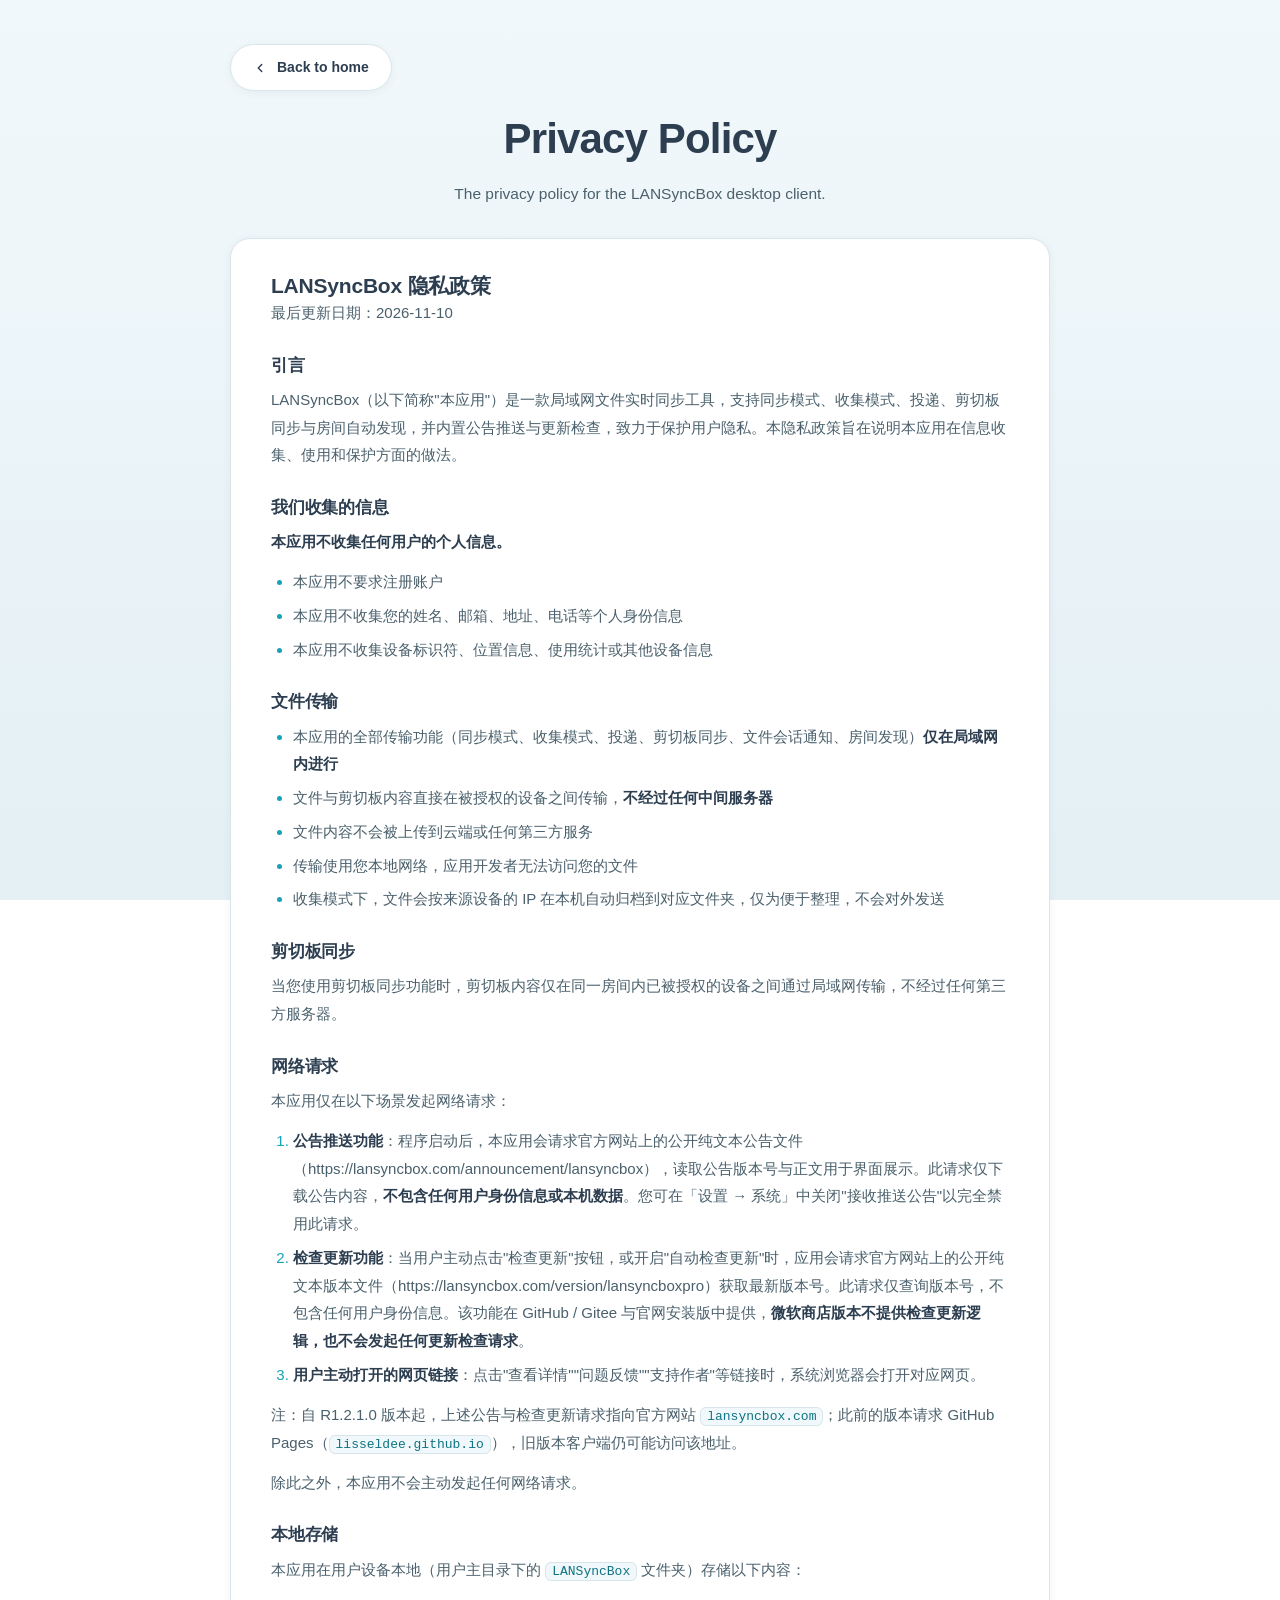
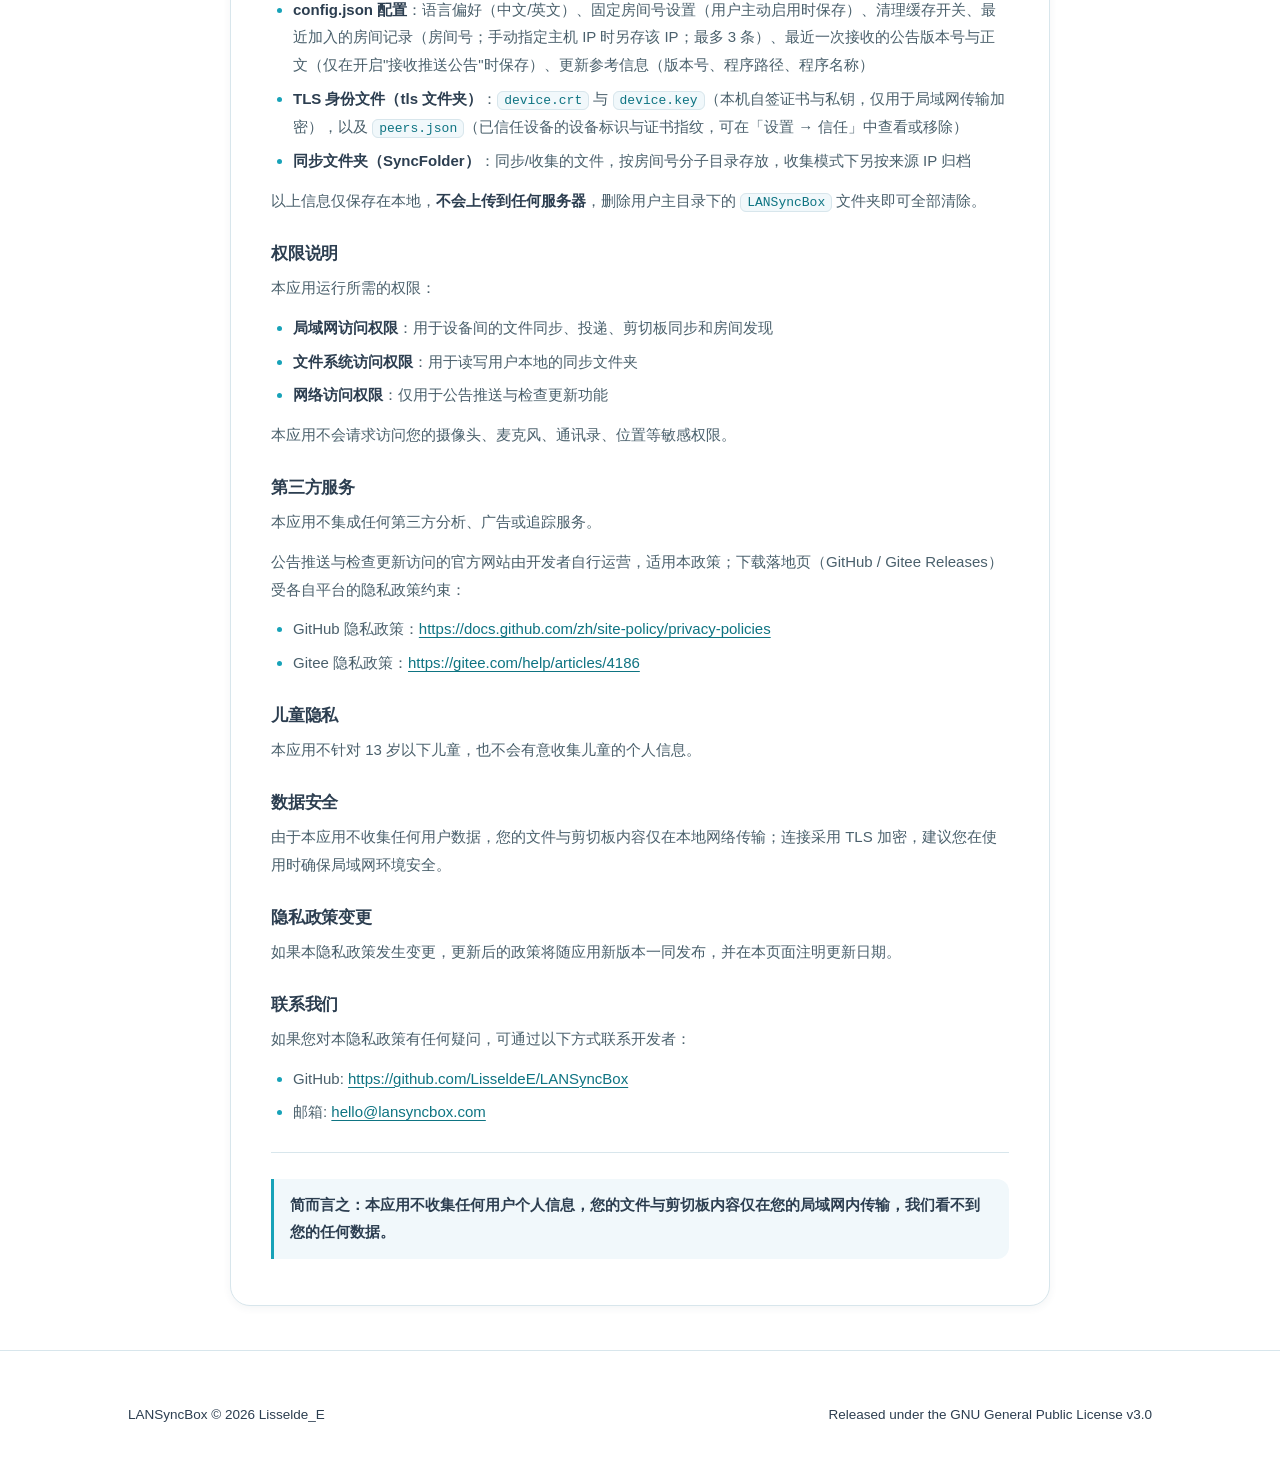
<file: privacy.html>
<!DOCTYPE html>
<html lang="zh-CN">
<head>
    <meta charset="UTF-8">
    <meta name="viewport" content="width=device-width, initial-scale=1.0">
    <title>隐私政策 · LANSyncBox</title>
    <meta name="description" content="LANSyncBox 隐私政策。">
    <meta name="robots" content="noindex">
    <link rel="icon" href="favicon.ico" type="image/x-icon">
    <link rel="stylesheet" href="assets/css/style.css?v=26.11.14.1">
</head>
<body class="page-policy" data-i18n-title-key="privacy.meta.title" data-i18n-desc-key="privacy.meta.description">

<main>

<section class="screen">
    <div class="container">
        <div class="policy">
            <div class="policy-top">
                <a class="btn btn-ghost btn-sm policy-back" href="index.html">
                    <svg width="14" height="14" viewBox="0 0 24 24" fill="none" stroke="currentColor" stroke-width="2.4" stroke-linecap="round" stroke-linejoin="round" aria-hidden="true"><path d="M15 18l-6-6 6-6"/></svg>
                    <span data-i18n="privacy.back">返回首页</span>
                </a>
            </div>

            <div class="policy-head">
                <h1 class="policy-title" data-i18n="privacy.title">隐私政策</h1>
                <p class="policy-sub" data-i18n="privacy.sub">LANSyncBox 桌面客户端的隐私政策。</p>
            </div>

            <div class="policy-docs">
                <!-- 单一版本：取自应用仓库 pro 分支 privacy_policy.md（正文仅中文） -->
                <article class="policy-doc">
                    <h2>LANSyncBox 隐私政策</h2>
                    <p class="policy-doc-date">最后更新日期：2026-11-10</p>

                    <h3>引言</h3>
                    <p>LANSyncBox（以下简称"本应用"）是一款局域网文件实时同步工具，支持同步模式、收集模式、投递、剪切板同步与房间自动发现，并内置公告推送与更新检查，致力于保护用户隐私。本隐私政策旨在说明本应用在信息收集、使用和保护方面的做法。</p>

                    <h3>我们收集的信息</h3>
                    <p><strong>本应用不收集任何用户的个人信息。</strong></p>
                    <ul>
                        <li>本应用不要求注册账户</li>
                        <li>本应用不收集您的姓名、邮箱、地址、电话等个人身份信息</li>
                        <li>本应用不收集设备标识符、位置信息、使用统计或其他设备信息</li>
                    </ul>

                    <h3>文件传输</h3>
                    <ul>
                        <li>本应用的全部传输功能（同步模式、收集模式、投递、剪切板同步、文件会话通知、房间发现）<strong>仅在局域网内进行</strong></li>
                        <li>文件与剪切板内容直接在被授权的设备之间传输，<strong>不经过任何中间服务器</strong></li>
                        <li>文件内容不会被上传到云端或任何第三方服务</li>
                        <li>传输使用您本地网络，应用开发者无法访问您的文件</li>
                        <li>收集模式下，文件会按来源设备的 IP 在本机自动归档到对应文件夹，仅为便于整理，不会对外发送</li>
                    </ul>

                    <h3>剪切板同步</h3>
                    <p>当您使用剪切板同步功能时，剪切板内容仅在同一房间内已被授权的设备之间通过局域网传输，不经过任何第三方服务器。</p>

                    <h3>网络请求</h3>
                    <p>本应用仅在以下场景发起网络请求：</p>
                    <ol>
                        <li><strong>公告推送功能</strong>：程序启动后，本应用会请求官方网站上的公开纯文本公告文件（https://lansyncbox.com/announcement/lansyncbox），读取公告版本号与正文用于界面展示。此请求仅下载公告内容，<strong>不包含任何用户身份信息或本机数据</strong>。您可在「设置 → 系统」中关闭"接收推送公告"以完全禁用此请求。</li>
                        <li><strong>检查更新功能</strong>：当用户主动点击"检查更新"按钮，或开启"自动检查更新"时，应用会请求官方网站上的公开纯文本版本文件（https://lansyncbox.com/version/lansyncboxpro）获取最新版本号。此请求仅查询版本号，不包含任何用户身份信息。该功能在 GitHub / Gitee 与官网安装版中提供，<strong>微软商店版本不提供检查更新逻辑，也不会发起任何更新检查请求</strong>。</li>
                        <li><strong>用户主动打开的网页链接</strong>：点击"查看详情""问题反馈""支持作者"等链接时，系统浏览器会打开对应网页。</li>
                    </ol>
                    <p>注：自 R1.2.1.0 版本起，上述公告与检查更新请求指向官方网站 <code>lansyncbox.com</code>；此前的版本请求 GitHub Pages（<code>lisseldee.github.io</code>），旧版本客户端仍可能访问该地址。</p>
                    <p>除此之外，本应用不会主动发起任何网络请求。</p>

                    <h3>本地存储</h3>
                    <p>本应用在用户设备本地（用户主目录下的 <code>LANSyncBox</code> 文件夹）存储以下内容：</p>
                    <ul>
                        <li><strong>config.json 配置</strong>：语言偏好（中文/英文）、固定房间号设置（用户主动启用时保存）、清理缓存开关、最近加入的房间记录（房间号；手动指定主机 IP 时另存该 IP；最多 3 条）、最近一次接收的公告版本号与正文（仅在开启"接收推送公告"时保存）、更新参考信息（版本号、程序路径、程序名称）</li>
                        <li><strong>TLS 身份文件（tls 文件夹）</strong>：<code>device.crt</code> 与 <code>device.key</code>（本机自签证书与私钥，仅用于局域网传输加密），以及 <code>peers.json</code>（已信任设备的设备标识与证书指纹，可在「设置 → 信任」中查看或移除）</li>
                        <li><strong>同步文件夹（SyncFolder）</strong>：同步/收集的文件，按房间号分子目录存放，收集模式下另按来源 IP 归档</li>
                    </ul>
                    <p>以上信息仅保存在本地，<strong>不会上传到任何服务器</strong>，删除用户主目录下的 <code>LANSyncBox</code> 文件夹即可全部清除。</p>

                    <h3>权限说明</h3>
                    <p>本应用运行所需的权限：</p>
                    <ul>
                        <li><strong>局域网访问权限</strong>：用于设备间的文件同步、投递、剪切板同步和房间发现</li>
                        <li><strong>文件系统访问权限</strong>：用于读写用户本地的同步文件夹</li>
                        <li><strong>网络访问权限</strong>：仅用于公告推送与检查更新功能</li>
                    </ul>
                    <p>本应用不会请求访问您的摄像头、麦克风、通讯录、位置等敏感权限。</p>

                    <h3>第三方服务</h3>
                    <p>本应用不集成任何第三方分析、广告或追踪服务。</p>
                    <p>公告推送与检查更新访问的官方网站由开发者自行运营，适用本政策；下载落地页（GitHub / Gitee Releases）受各自平台的隐私政策约束：</p>
                    <ul>
                        <li>GitHub 隐私政策：<a href="https://docs.github.com/zh/site-policy/privacy-policies" target="_blank" rel="noopener">https://docs.github.com/zh/site-policy/privacy-policies</a></li>
                        <li>Gitee 隐私政策：<a href="https://gitee.com/help/articles/4186" target="_blank" rel="noopener">https://gitee.com/help/articles/4186</a></li>
                    </ul>

                    <h3>儿童隐私</h3>
                    <p>本应用不针对 13 岁以下儿童，也不会有意收集儿童的个人信息。</p>

                    <h3>数据安全</h3>
                    <p>由于本应用不收集任何用户数据，您的文件与剪切板内容仅在本地网络传输；连接采用 TLS 加密，建议您在使用时确保局域网环境安全。</p>

                    <h3>隐私政策变更</h3>
                    <p>如果本隐私政策发生变更，更新后的政策将随应用新版本一同发布，并在本页面注明更新日期。</p>

                    <h3>联系我们</h3>
                    <p>如果您对本隐私政策有任何疑问，可通过以下方式联系开发者：</p>
                    <ul>
                        <li>GitHub: <a href="https://github.com/LisseldeE/LANSyncBox" target="_blank" rel="noopener">https://github.com/LisseldeE/LANSyncBox</a></li>
                        <li>邮箱: <a href="mailto:hello@lansyncbox.com">hello@lansyncbox.com</a></li>
                    </ul>

                    <hr>
                    <p><strong>简而言之：本应用不收集任何用户个人信息，您的文件与剪切板内容仅在您的局域网内传输，我们看不到您的任何数据。</strong></p>
                </article>
            </div>
        </div>
    </div>
</section>

</main>

<footer class="footer footer-simple">
    <div class="container">
        <span>LANSyncBox © 2026 Lisselde_E</span>
        <span data-i18n="footer.license.note">基于 GNU General Public License v3.0 开源</span>
    </div>
</footer>

<script src="assets/js/i18n.js?v=26.11.16.1"></script>
<script src="assets/js/main.js?v=26.11.16.1"></script>
</body>
</html>
</file>
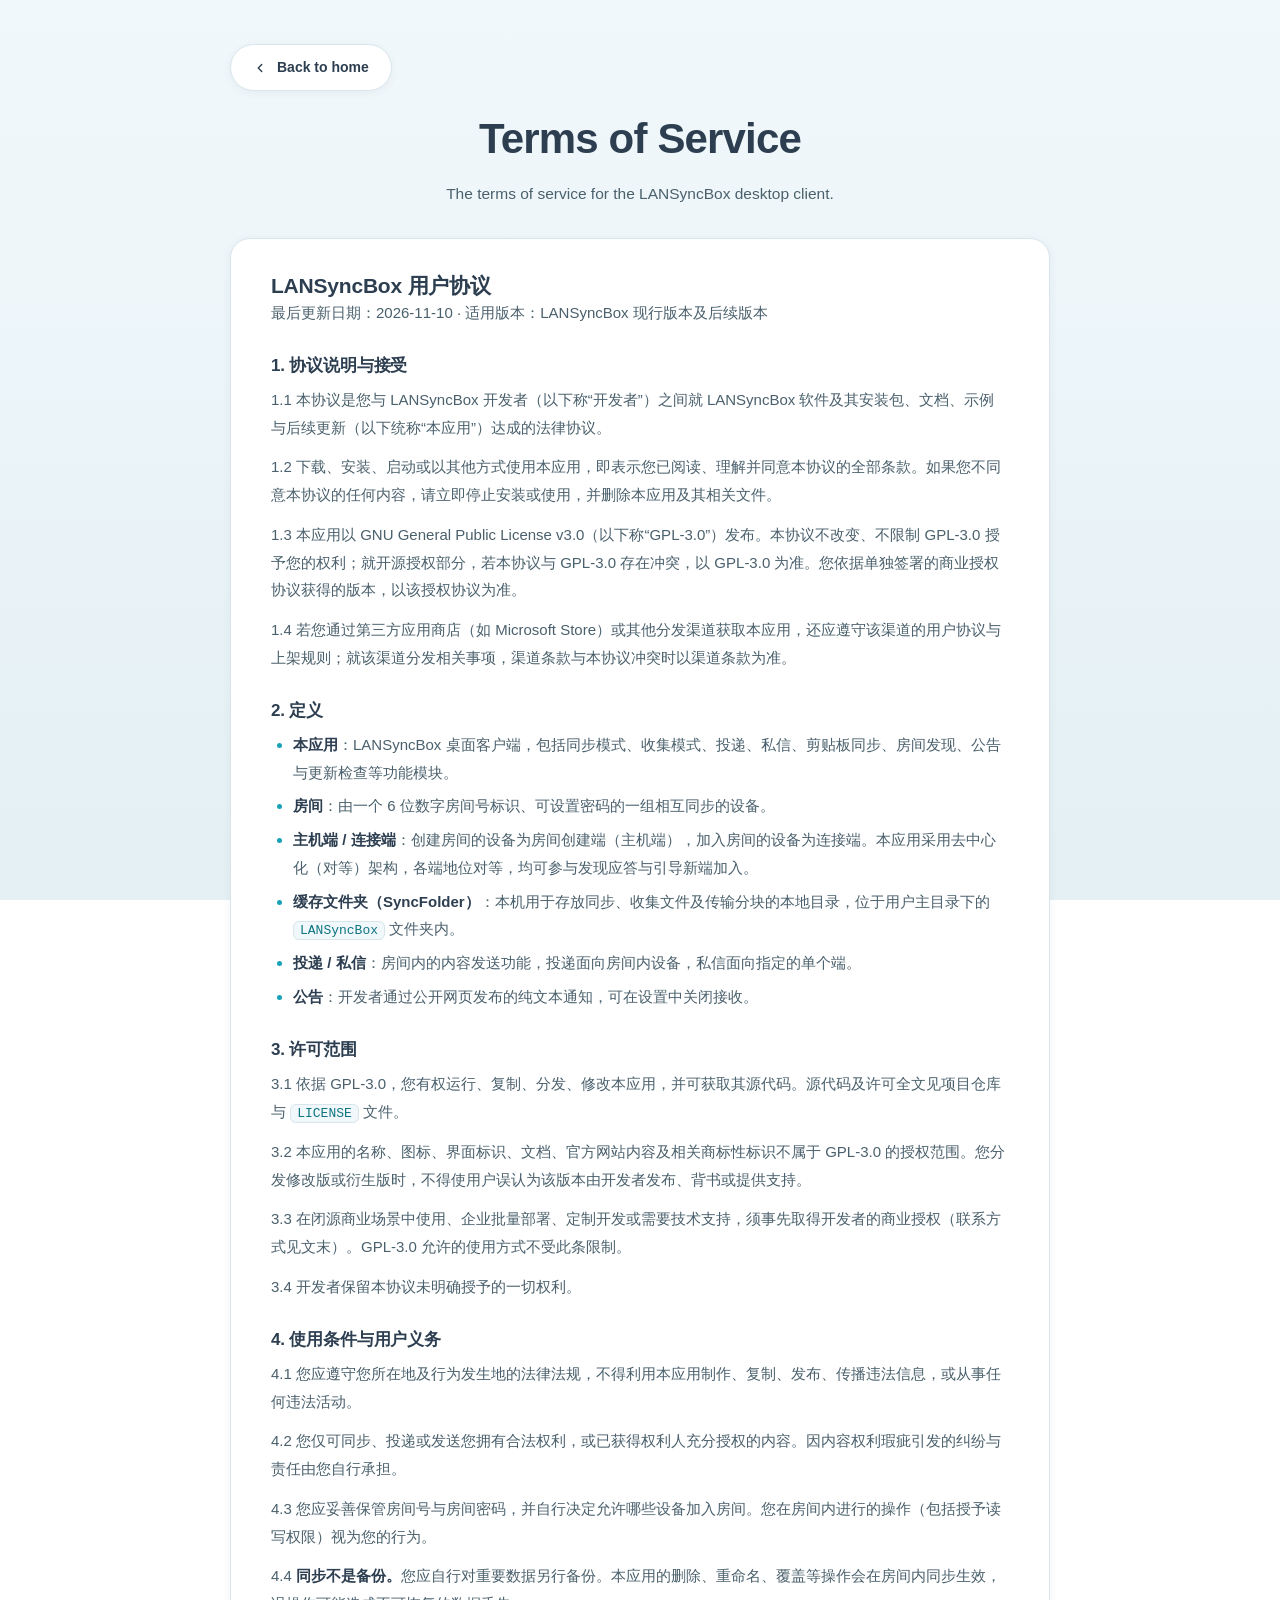
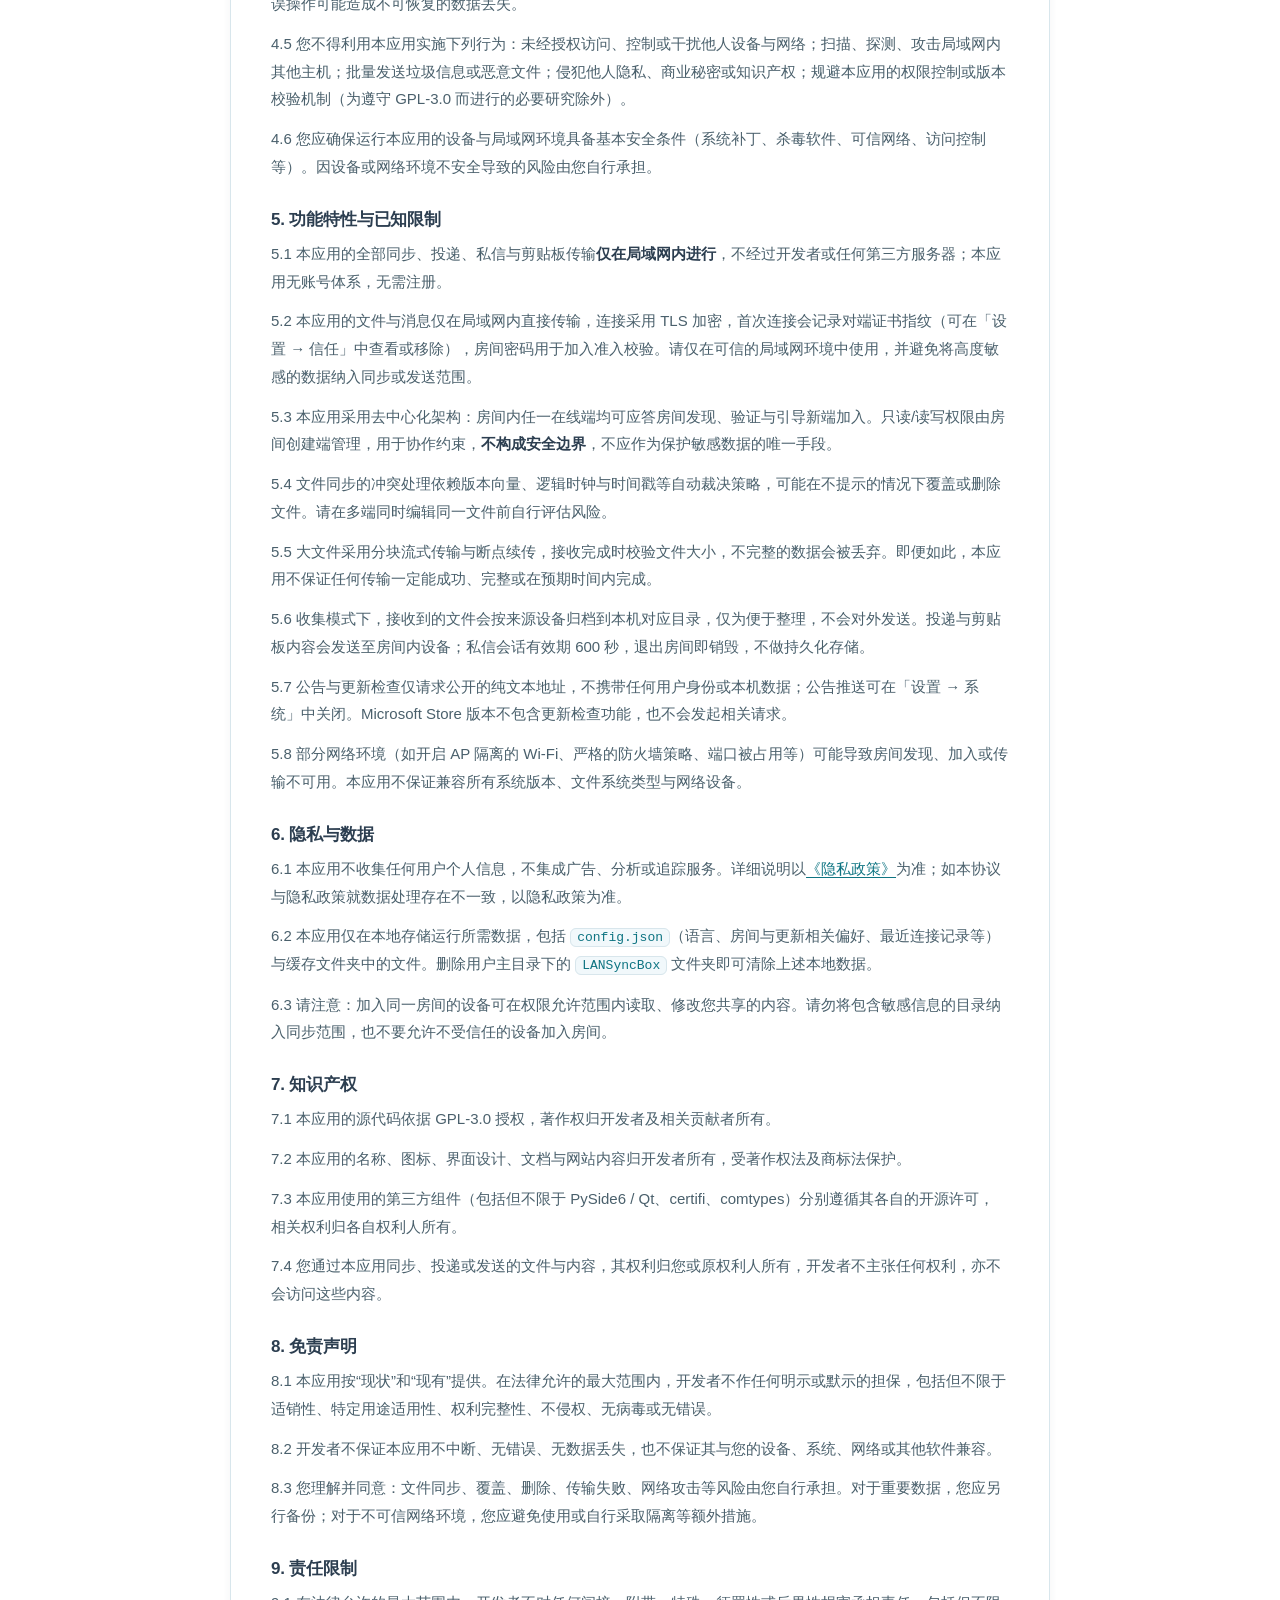
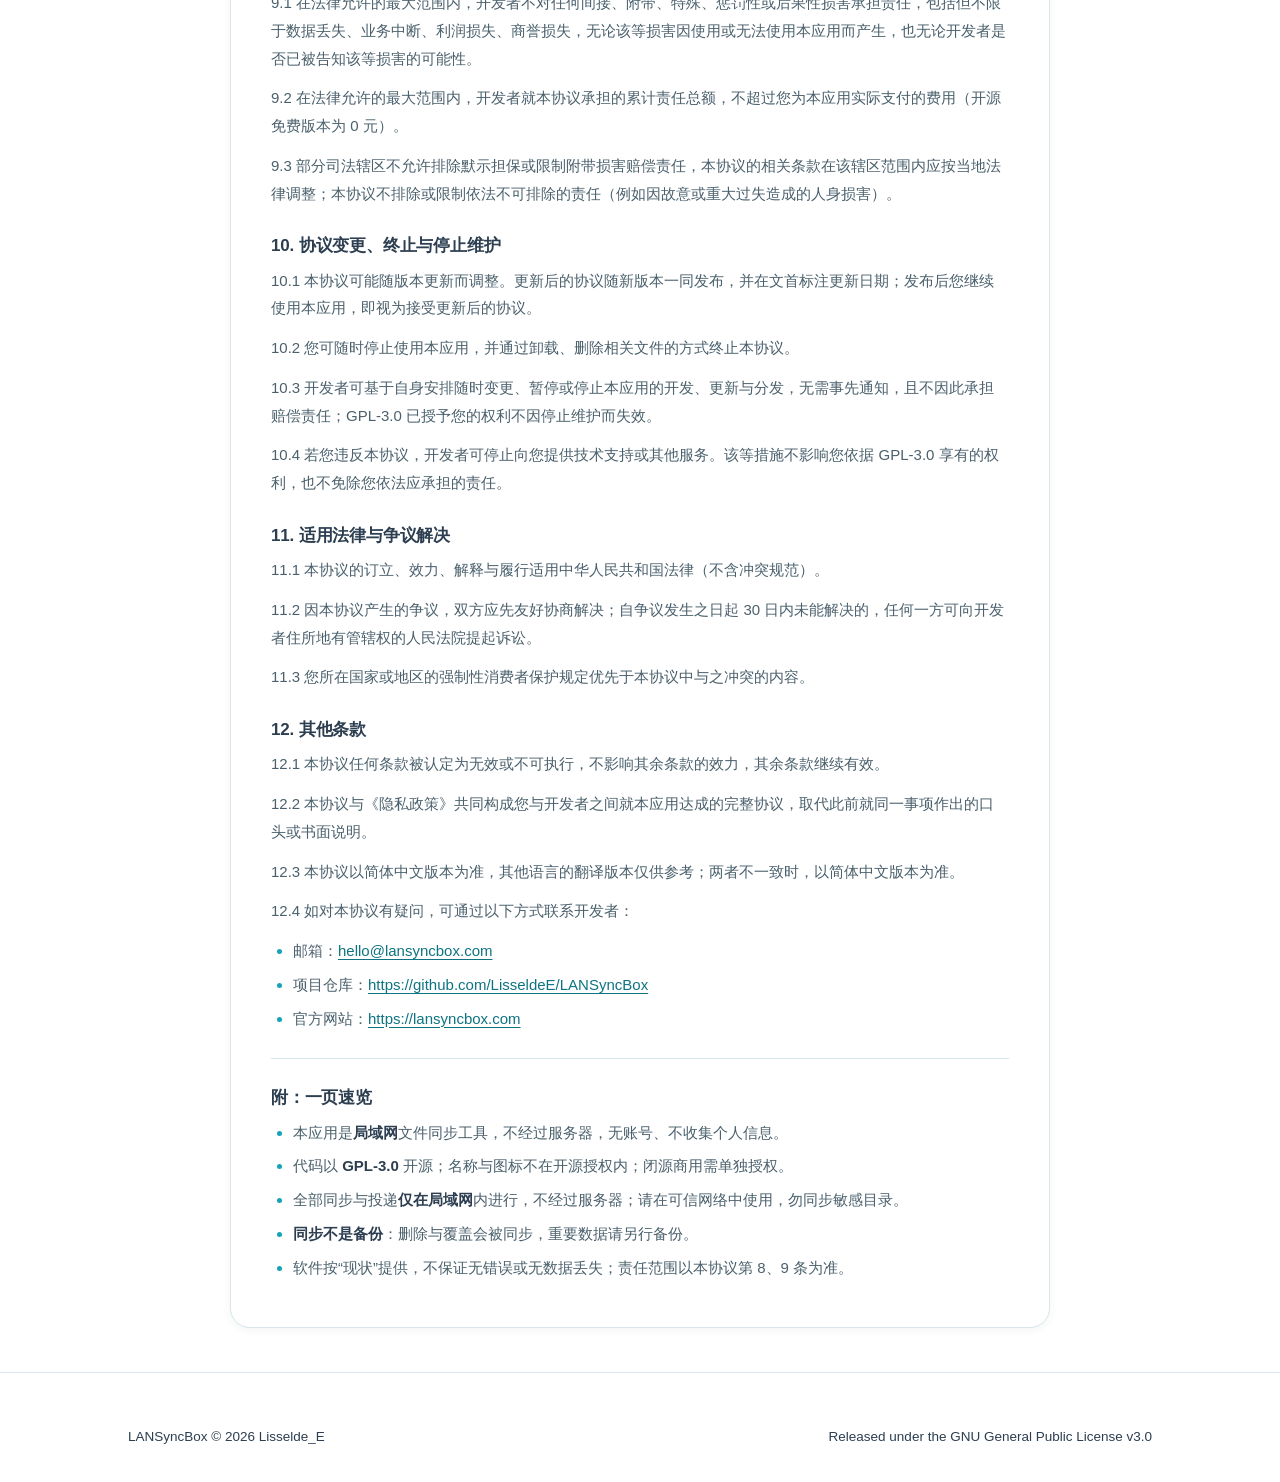
<file: terms.html>
<!DOCTYPE html>
<html lang="zh-CN">
<head>
    <meta charset="UTF-8">
    <meta name="viewport" content="width=device-width, initial-scale=1.0">
    <title>用户协议 · LANSyncBox</title>
    <meta name="description" content="LANSyncBox 用户协议。">
    <meta name="robots" content="noindex">
    <link rel="icon" href="favicon.ico" type="image/x-icon">
    <link rel="stylesheet" href="assets/css/style.css?v=26.11.14.1">
</head>
<body class="page-policy" data-i18n-title-key="terms.meta.title" data-i18n-desc-key="terms.meta.description">

<main>

<section class="screen">
    <div class="container">
        <div class="policy">
            <div class="policy-top">
                <a class="btn btn-ghost btn-sm policy-back" href="index.html">
                    <svg width="14" height="14" viewBox="0 0 24 24" fill="none" stroke="currentColor" stroke-width="2.4" stroke-linecap="round" stroke-linejoin="round" aria-hidden="true"><path d="M15 18l-6-6 6-6"/></svg>
                    <span data-i18n="terms.back">返回首页</span>
                </a>
            </div>

            <div class="policy-head">
                <h1 class="policy-title" data-i18n="terms.title">用户协议</h1>
                <p class="policy-sub" data-i18n="terms.sub">LANSyncBox 桌面客户端的用户协议。</p>
            </div>

            <div class="policy-docs">
                <!-- 单一版本：取自应用仓库 pro 分支的用户协议文档（正文仅中文） -->
                <article class="policy-doc">
                    <h2>LANSyncBox 用户协议</h2>
                    <p class="policy-doc-date">最后更新日期：2026-11-10 · 适用版本：LANSyncBox 现行版本及后续版本</p>

                    <h3>1. 协议说明与接受</h3>
                    <p>1.1 本协议是您与 LANSyncBox 开发者（以下称“开发者”）之间就 LANSyncBox 软件及其安装包、文档、示例与后续更新（以下统称“本应用”）达成的法律协议。</p>
                    <p>1.2 下载、安装、启动或以其他方式使用本应用，即表示您已阅读、理解并同意本协议的全部条款。如果您不同意本协议的任何内容，请立即停止安装或使用，并删除本应用及其相关文件。</p>
                    <p>1.3 本应用以 GNU General Public License v3.0（以下称“GPL-3.0”）发布。本协议不改变、不限制 GPL-3.0 授予您的权利；就开源授权部分，若本协议与 GPL-3.0 存在冲突，以 GPL-3.0 为准。您依据单独签署的商业授权协议获得的版本，以该授权协议为准。</p>
                    <p>1.4 若您通过第三方应用商店（如 Microsoft Store）或其他分发渠道获取本应用，还应遵守该渠道的用户协议与上架规则；就该渠道分发相关事项，渠道条款与本协议冲突时以渠道条款为准。</p>

                    <h3>2. 定义</h3>
                    <ul>
                        <li><strong>本应用</strong>：LANSyncBox 桌面客户端，包括同步模式、收集模式、投递、私信、剪贴板同步、房间发现、公告与更新检查等功能模块。</li>
                        <li><strong>房间</strong>：由一个 6 位数字房间号标识、可设置密码的一组相互同步的设备。</li>
                        <li><strong>主机端 / 连接端</strong>：创建房间的设备为房间创建端（主机端），加入房间的设备为连接端。本应用采用去中心化（对等）架构，各端地位对等，均可参与发现应答与引导新端加入。</li>
                        <li><strong>缓存文件夹（SyncFolder）</strong>：本机用于存放同步、收集文件及传输分块的本地目录，位于用户主目录下的 <code>LANSyncBox</code> 文件夹内。</li>
                        <li><strong>投递 / 私信</strong>：房间内的内容发送功能，投递面向房间内设备，私信面向指定的单个端。</li>
                        <li><strong>公告</strong>：开发者通过公开网页发布的纯文本通知，可在设置中关闭接收。</li>
                    </ul>

                    <h3>3. 许可范围</h3>
                    <p>3.1 依据 GPL-3.0，您有权运行、复制、分发、修改本应用，并可获取其源代码。源代码及许可全文见项目仓库与 <code>LICENSE</code> 文件。</p>
                    <p>3.2 本应用的名称、图标、界面标识、文档、官方网站内容及相关商标性标识不属于 GPL-3.0 的授权范围。您分发修改版或衍生版时，不得使用户误认为该版本由开发者发布、背书或提供支持。</p>
                    <p>3.3 在闭源商业场景中使用、企业批量部署、定制开发或需要技术支持，须事先取得开发者的商业授权（联系方式见文末）。GPL-3.0 允许的使用方式不受此条限制。</p>
                    <p>3.4 开发者保留本协议未明确授予的一切权利。</p>

                    <h3>4. 使用条件与用户义务</h3>
                    <p>4.1 您应遵守您所在地及行为发生地的法律法规，不得利用本应用制作、复制、发布、传播违法信息，或从事任何违法活动。</p>
                    <p>4.2 您仅可同步、投递或发送您拥有合法权利，或已获得权利人充分授权的内容。因内容权利瑕疵引发的纠纷与责任由您自行承担。</p>
                    <p>4.3 您应妥善保管房间号与房间密码，并自行决定允许哪些设备加入房间。您在房间内进行的操作（包括授予读写权限）视为您的行为。</p>
                    <p>4.4 <strong>同步不是备份。</strong>您应自行对重要数据另行备份。本应用的删除、重命名、覆盖等操作会在房间内同步生效，误操作可能造成不可恢复的数据丢失。</p>
                    <p>4.5 您不得利用本应用实施下列行为：未经授权访问、控制或干扰他人设备与网络；扫描、探测、攻击局域网内其他主机；批量发送垃圾信息或恶意文件；侵犯他人隐私、商业秘密或知识产权；规避本应用的权限控制或版本校验机制（为遵守 GPL-3.0 而进行的必要研究除外）。</p>
                    <p>4.6 您应确保运行本应用的设备与局域网环境具备基本安全条件（系统补丁、杀毒软件、可信网络、访问控制等）。因设备或网络环境不安全导致的风险由您自行承担。</p>

                    <h3>5. 功能特性与已知限制</h3>
                    <p>5.1 本应用的全部同步、投递、私信与剪贴板传输<strong>仅在局域网内进行</strong>，不经过开发者或任何第三方服务器；本应用无账号体系，无需注册。</p>
                    <p>5.2 本应用的文件与消息仅在局域网内直接传输，连接采用 TLS 加密，首次连接会记录对端证书指纹（可在「设置 → 信任」中查看或移除），房间密码用于加入准入校验。请仅在可信的局域网环境中使用，并避免将高度敏感的数据纳入同步或发送范围。</p>
                    <p>5.3 本应用采用去中心化架构：房间内任一在线端均可应答房间发现、验证与引导新端加入。只读/读写权限由房间创建端管理，用于协作约束，<strong>不构成安全边界</strong>，不应作为保护敏感数据的唯一手段。</p>
                    <p>5.4 文件同步的冲突处理依赖版本向量、逻辑时钟与时间戳等自动裁决策略，可能在不提示的情况下覆盖或删除文件。请在多端同时编辑同一文件前自行评估风险。</p>
                    <p>5.5 大文件采用分块流式传输与断点续传，接收完成时校验文件大小，不完整的数据会被丢弃。即便如此，本应用不保证任何传输一定能成功、完整或在预期时间内完成。</p>
                    <p>5.6 收集模式下，接收到的文件会按来源设备归档到本机对应目录，仅为便于整理，不会对外发送。投递与剪贴板内容会发送至房间内设备；私信会话有效期 600 秒，退出房间即销毁，不做持久化存储。</p>
                    <p>5.7 公告与更新检查仅请求公开的纯文本地址，不携带任何用户身份或本机数据；公告推送可在「设置 → 系统」中关闭。Microsoft Store 版本不包含更新检查功能，也不会发起相关请求。</p>
                    <p>5.8 部分网络环境（如开启 AP 隔离的 Wi-Fi、严格的防火墙策略、端口被占用等）可能导致房间发现、加入或传输不可用。本应用不保证兼容所有系统版本、文件系统类型与网络设备。</p>

                    <h3>6. 隐私与数据</h3>
                    <p>6.1 本应用不收集任何用户个人信息，不集成广告、分析或追踪服务。详细说明以<a href="privacy.html">《隐私政策》</a>为准；如本协议与隐私政策就数据处理存在不一致，以隐私政策为准。</p>
                    <p>6.2 本应用仅在本地存储运行所需数据，包括 <code>config.json</code>（语言、房间与更新相关偏好、最近连接记录等）与缓存文件夹中的文件。删除用户主目录下的 <code>LANSyncBox</code> 文件夹即可清除上述本地数据。</p>
                    <p>6.3 请注意：加入同一房间的设备可在权限允许范围内读取、修改您共享的内容。请勿将包含敏感信息的目录纳入同步范围，也不要允许不受信任的设备加入房间。</p>

                    <h3>7. 知识产权</h3>
                    <p>7.1 本应用的源代码依据 GPL-3.0 授权，著作权归开发者及相关贡献者所有。</p>
                    <p>7.2 本应用的名称、图标、界面设计、文档与网站内容归开发者所有，受著作权法及商标法保护。</p>
                    <p>7.3 本应用使用的第三方组件（包括但不限于 PySide6 / Qt、certifi、comtypes）分别遵循其各自的开源许可，相关权利归各自权利人所有。</p>
                    <p>7.4 您通过本应用同步、投递或发送的文件与内容，其权利归您或原权利人所有，开发者不主张任何权利，亦不会访问这些内容。</p>

                    <h3>8. 免责声明</h3>
                    <p>8.1 本应用按“现状”和“现有”提供。在法律允许的最大范围内，开发者不作任何明示或默示的担保，包括但不限于适销性、特定用途适用性、权利完整性、不侵权、无病毒或无错误。</p>
                    <p>8.2 开发者不保证本应用不中断、无错误、无数据丢失，也不保证其与您的设备、系统、网络或其他软件兼容。</p>
                    <p>8.3 您理解并同意：文件同步、覆盖、删除、传输失败、网络攻击等风险由您自行承担。对于重要数据，您应另行备份；对于不可信网络环境，您应避免使用或自行采取隔离等额外措施。</p>

                    <h3>9. 责任限制</h3>
                    <p>9.1 在法律允许的最大范围内，开发者不对任何间接、附带、特殊、惩罚性或后果性损害承担责任，包括但不限于数据丢失、业务中断、利润损失、商誉损失，无论该等损害因使用或无法使用本应用而产生，也无论开发者是否已被告知该等损害的可能性。</p>
                    <p>9.2 在法律允许的最大范围内，开发者就本协议承担的累计责任总额，不超过您为本应用实际支付的费用（开源免费版本为 0 元）。</p>
                    <p>9.3 部分司法辖区不允许排除默示担保或限制附带损害赔偿责任，本协议的相关条款在该辖区范围内应按当地法律调整；本协议不排除或限制依法不可排除的责任（例如因故意或重大过失造成的人身损害）。</p>

                    <h3>10. 协议变更、终止与停止维护</h3>
                    <p>10.1 本协议可能随版本更新而调整。更新后的协议随新版本一同发布，并在文首标注更新日期；发布后您继续使用本应用，即视为接受更新后的协议。</p>
                    <p>10.2 您可随时停止使用本应用，并通过卸载、删除相关文件的方式终止本协议。</p>
                    <p>10.3 开发者可基于自身安排随时变更、暂停或停止本应用的开发、更新与分发，无需事先通知，且不因此承担赔偿责任；GPL-3.0 已授予您的权利不因停止维护而失效。</p>
                    <p>10.4 若您违反本协议，开发者可停止向您提供技术支持或其他服务。该等措施不影响您依据 GPL-3.0 享有的权利，也不免除您依法应承担的责任。</p>

                    <h3>11. 适用法律与争议解决</h3>
                    <p>11.1 本协议的订立、效力、解释与履行适用中华人民共和国法律（不含冲突规范）。</p>
                    <p>11.2 因本协议产生的争议，双方应先友好协商解决；自争议发生之日起 30 日内未能解决的，任何一方可向开发者住所地有管辖权的人民法院提起诉讼。</p>
                    <p>11.3 您所在国家或地区的强制性消费者保护规定优先于本协议中与之冲突的内容。</p>

                    <h3>12. 其他条款</h3>
                    <p>12.1 本协议任何条款被认定为无效或不可执行，不影响其余条款的效力，其余条款继续有效。</p>
                    <p>12.2 本协议与《隐私政策》共同构成您与开发者之间就本应用达成的完整协议，取代此前就同一事项作出的口头或书面说明。</p>
                    <p>12.3 本协议以简体中文版本为准，其他语言的翻译版本仅供参考；两者不一致时，以简体中文版本为准。</p>
                    <p>12.4 如对本协议有疑问，可通过以下方式联系开发者：</p>
                    <ul>
                        <li>邮箱：<a href="mailto:hello@lansyncbox.com">hello@lansyncbox.com</a></li>
                        <li>项目仓库：<a href="https://github.com/LisseldeE/LANSyncBox" target="_blank" rel="noopener">https://github.com/LisseldeE/LANSyncBox</a></li>
                        <li>官方网站：<a href="https://lansyncbox.com" target="_blank" rel="noopener">https://lansyncbox.com</a></li>
                    </ul>

                    <hr>
                    <h3>附：一页速览</h3>
                    <ul>
                        <li>本应用是<strong>局域网</strong>文件同步工具，不经过服务器，无账号、不收集个人信息。</li>
                        <li>代码以 <strong>GPL-3.0</strong> 开源；名称与图标不在开源授权内；闭源商用需单独授权。</li>
                        <li>全部同步与投递<strong>仅在局域网</strong>内进行，不经过服务器；请在可信网络中使用，勿同步敏感目录。</li>
                        <li><strong>同步不是备份</strong>：删除与覆盖会被同步，重要数据请另行备份。</li>
                        <li>软件按“现状”提供，不保证无错误或无数据丢失；责任范围以本协议第 8、9 条为准。</li>
                    </ul>
                </article>
            </div>
        </div>
    </div>
</section>

</main>

<footer class="footer footer-simple">
    <div class="container">
        <span>LANSyncBox © 2026 Lisselde_E</span>
        <span data-i18n="footer.license.note">基于 GNU General Public License v3.0 开源</span>
    </div>
</footer>

<script src="assets/js/i18n.js?v=26.11.16.1"></script>
<script src="assets/js/main.js?v=26.11.16.1"></script>
</body>
</html>
</file>
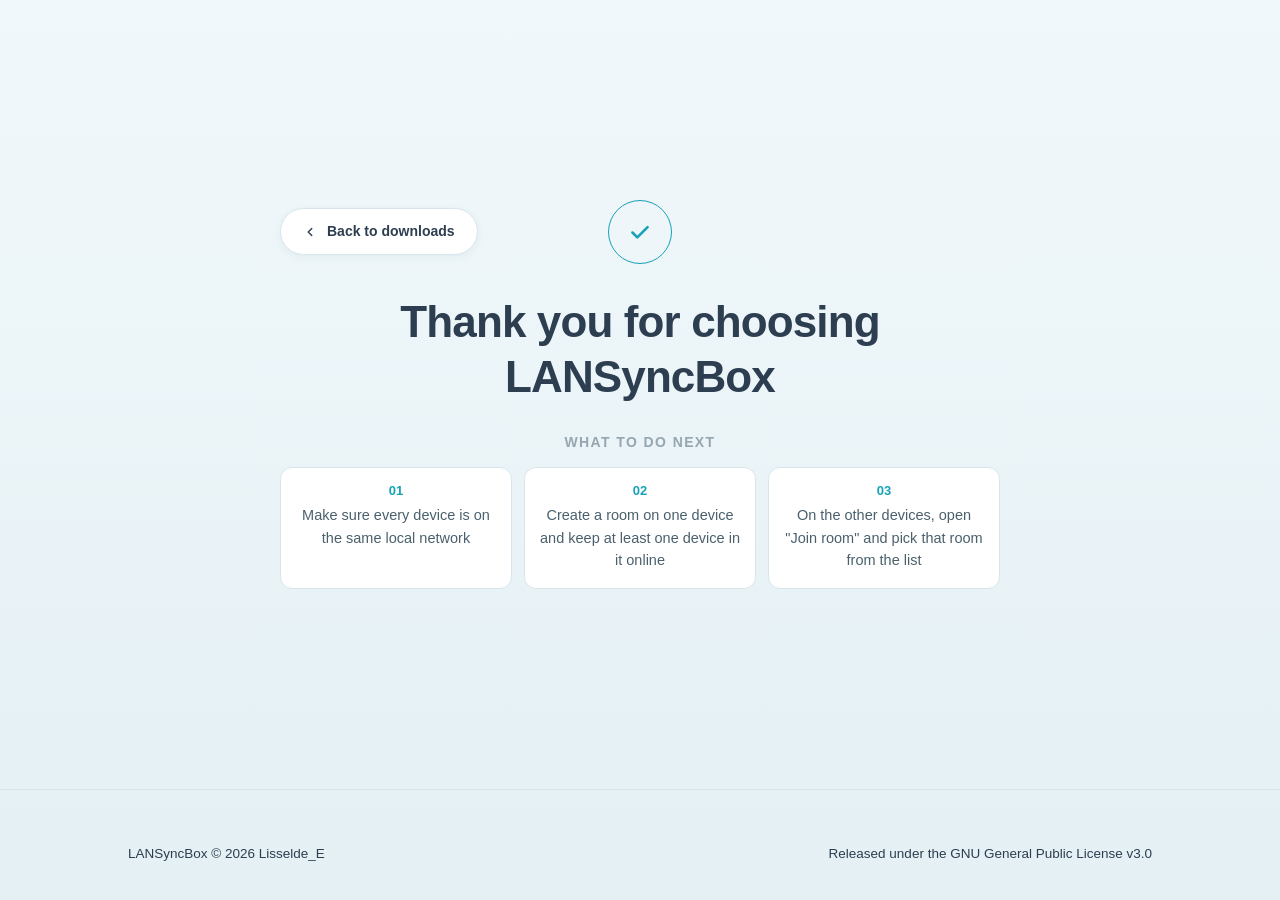
<file: thanks.html>
<!DOCTYPE html>
<html lang="zh-CN">
<head>
    <meta charset="UTF-8">
    <meta name="viewport" content="width=device-width, initial-scale=1.0">
    <title>感谢下载 LANSyncBox</title>
    <meta name="description" content="感谢你选择 LANSyncBox。">
    <meta name="robots" content="noindex">
    <link rel="icon" href="favicon.ico" type="image/x-icon">
    <link rel="stylesheet" href="assets/css/style.css?v=26.11.14.1">
</head>
<body class="page-thanks" data-i18n-title-key="thanks.meta.title" data-i18n-desc-key="thanks.meta.description">

<main>

<section class="screen">
    <div class="container">
        <div class="thanks">
            <div class="thanks-top">
                <a class="btn btn-ghost btn-sm thanks-back" href="index.html#download">
                    <svg width="14" height="14" viewBox="0 0 24 24" fill="none" stroke="currentColor" stroke-width="2.4" stroke-linecap="round" stroke-linejoin="round" aria-hidden="true"><path d="M15 18l-6-6 6-6"/></svg>
                    <span data-i18n="thanks.back.download">返回下载页</span>
                </a>
                <span class="thanks-mark" aria-hidden="true">
                    <svg viewBox="0 0 24 24" width="26" height="26" fill="none" stroke="currentColor" stroke-width="2.4" stroke-linecap="round" stroke-linejoin="round"><path d="M5 12.5l4.5 4.5L19 7.5"/></svg>
                </span>
            </div>
            <h1 class="thanks-title" data-i18n="thanks.title">感谢你选择 LANSyncBox</h1>

            <p class="thanks-auto" id="thanksAuto" data-i18n="thanks.auto" hidden>下载很快将会开始，请留意浏览器提示。</p>

            <div class="thanks-block">
                <h2 class="thanks-h2" data-i18n="thanks.next.title">接下来</h2>
                <ol class="thanks-steps">
                    <li data-i18n="thanks.next.1">确保所有设备连在同一个局域网</li>
                    <li data-i18n="thanks.next.2">由一台设备创建房间，并保证房间内至少有一台设备在线</li>
                    <li data-i18n="thanks.next.3">其他设备打开「加入房间」，在列表中选择该房间即可加入</li>
                </ol>
            </div>
        </div>
    </div>
</section>

</main>

<footer class="footer footer-simple">
    <div class="container">
        <span>LANSyncBox © 2026 Lisselde_E</span>
        <span data-i18n="footer.license.note">基于 GNU General Public License v3.0 开源</span>
    </div>
</footer>

<script src="assets/js/i18n.js?v=26.11.22.1"></script>
<script src="assets/js/main.js?v=26.11.16.1"></script>
<script>
    // 由下载页带参进入：?dl=<下载地址>&v=<版本>&p=<平台>，随即自动触发下载（与进入本页几乎同时）
    (function () {
        var url = new URLSearchParams(window.location.search).get('dl') || '';
        // 只放行本站既有的两个发布源，避免链接被构造成任意文件下载
        if (!/^https:\/\/(github\.com\/LisseldeE|gitee\.com\/Lisselde_E)\//i.test(url)) return;
        var tip = document.getElementById('thanksAuto');
        if (tip) tip.hidden = false;
        window.setTimeout(function () {
            var a = document.createElement('a');
            a.href = url;
            a.rel = 'noopener';
            a.style.display = 'none';
            document.body.appendChild(a);
            a.click();
            window.setTimeout(function () { a.remove(); }, 1000);
        }, 500);
    })();
</script>
</body>
</html>
</file>
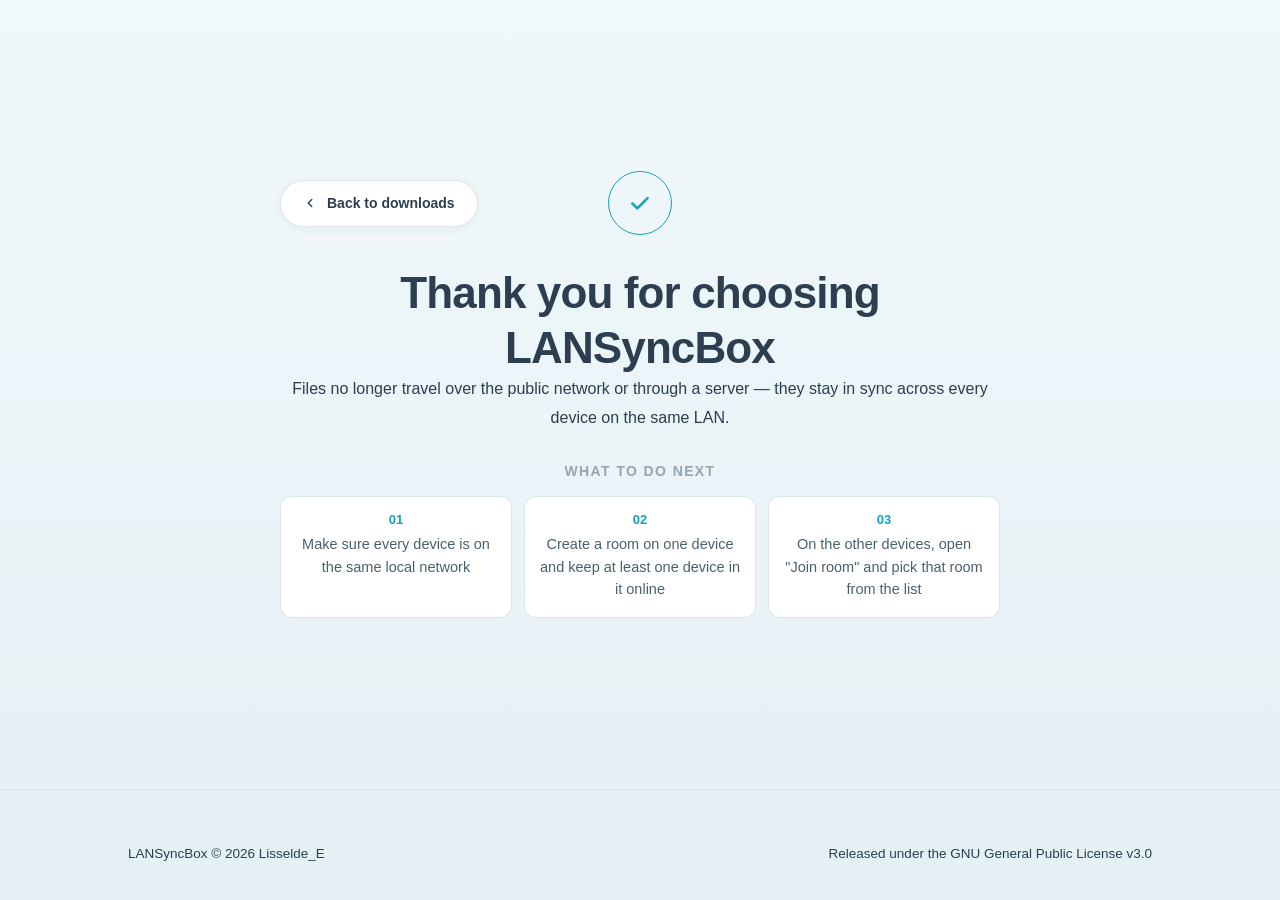
<file: en/thanks.html>
<!DOCTYPE html>
<html lang="en">
<head>
    <meta charset="UTF-8">
    <meta name="viewport" content="width=device-width, initial-scale=1.0">
    <title>Thank you for downloading LANSyncBox</title>
    <meta name="description" content="Thank you for choosing LANSyncBox.">
    <link rel="icon" href="../assets/images/icon/lansyncbox.ico" type="image/x-icon">
    <link rel="stylesheet" href="../assets/css/style.css">
</head>
<body class="page-thanks" data-i18n-title-key="thanks.meta.title" data-i18n-desc-key="thanks.meta.description">

<main>

<section class="screen">
    <div class="container">
        <div class="thanks">
            <div class="thanks-top">
                <a class="btn btn-ghost btn-sm thanks-back" href="index.html#download">
                    <svg width="14" height="14" viewBox="0 0 24 24" fill="none" stroke="currentColor" stroke-width="2.4" stroke-linecap="round" stroke-linejoin="round" aria-hidden="true"><path d="M15 18l-6-6 6-6"/></svg>
                    <span data-i18n="thanks.back.download">Back to downloads</span>
                </a>
                <span class="thanks-mark" aria-hidden="true">
                    <svg viewBox="0 0 24 24" fill="none" stroke="currentColor" stroke-width="2.4" stroke-linecap="round" stroke-linejoin="round"><path d="M5 12.5l4.5 4.5L19 7.5"/></svg>
                </span>
            </div>
            <h1 class="thanks-title" data-i18n="thanks.title">Thank you for choosing LANSyncBox</h1>
            <p class="thanks-sub" data-i18n="thanks.sub">Files no longer travel over the public network or through a server — they stay in sync across every device on the same LAN.</p>

            <p class="thanks-auto" id="thanksAuto" data-i18n="thanks.auto" hidden>Your download will start shortly — keep an eye on your browser.</p>

            <div class="thanks-block">
                <h2 class="thanks-h2" data-i18n="thanks.next.title">What to do next</h2>
                <ol class="thanks-steps">
                    <li data-i18n="thanks.next.1">Make sure every device is on the same local network</li>
                    <li data-i18n="thanks.next.2">Create a room on one device and note the 6-digit number</li>
                    <li data-i18n="thanks.next.3">Join from the other devices with the number and password</li>
                </ol>
            </div>
        </div>
    </div>
</section>

</main>

<footer class="footer footer-simple">
    <div class="container">
        <span>LANSyncBox © 2026 Lisselde_E</span>
        <span data-i18n="footer.license.note">Released under the GNU General Public License v3.0</span>
    </div>
</footer>

<script src="../assets/js/i18n.js"></script>
<script src="../assets/js/main.js"></script>
<script>
    // Entered from the download page as ?dl=<url>&v=<edition>&p=<platform>; fires the download right away.
    (function () {
        var url = new URLSearchParams(window.location.search).get('dl') || '';
        // Only allow the two official release hosts, so the link cannot trigger an arbitrary download.
        if (!/^https:\/\/(github\.com\/LisseldeE|gitee\.com\/Lisselde_E)\//i.test(url)) return;
        var tip = document.getElementById('thanksAuto');
        if (tip) tip.hidden = false;
        window.setTimeout(function () {
            var a = document.createElement('a');
            a.href = url;
            a.rel = 'noopener';
            a.style.display = 'none';
            document.body.appendChild(a);
            a.click();
            window.setTimeout(function () { a.remove(); }, 1000);
        }, 500);
    })();
</script>
</body>
</html>
</file>
<file: assets/css/style.css>
/* ============================================================
   LANSyncBox 官网 · 站点样式
   由 temp/web-preview/base.css 与 3.html 的 <style> 合并而成。
   配色（取自既有构建常量，勿改）：
     焦点色 #17A2B8 · 深青 #0E7482 · 浅青 #DEF0F4
     主文字 #2C3E50 · 副文字 #4A606C · 弱文字 #96A6B0
     背景 #F1F8FB → #E4F0F4 · 描边 #D8E6EC
   ============================================================ */

:root {
    --accent: #17A2B8;
    --accent-dark: #0E7482;
    --accent-soft: #DEF0F4;
    --dark: #2C3E50;
    --sub: #4A606C;
    --faint: #96A6B0;
    --bg-top: #F1F8FB;
    --bg-bot: #E4F0F4;
    --line: #D8E6EC;
    --white: #FFFFFF;
    --grey: #6C757D;

    --radius: 14px;
    --radius-lg: 20px;
    --shadow-sm: 0 2px 8px rgba(44, 62, 80, .06);
    --shadow: 0 12px 32px rgba(44, 62, 80, .10);
    --shadow-lg: 0 24px 60px rgba(44, 62, 80, .14);

    --nav-h: 66px;
    --maxw: 1080px;

    --font: 'Segoe UI', -apple-system, BlinkMacSystemFont, 'PingFang SC',
        'Microsoft YaHei', 'Hiragino Sans GB', sans-serif;
}

* { box-sizing: border-box; }

html {
    scroll-behavior: smooth;
    /* 本项目不启用 CSS 吸附：整屏吸附会连带把详情区与页脚吸住，
       导致内容滚不到，故一律使用普通滚动 */
    scroll-padding-top: var(--nav-h);
    /* 关闭滚动锚定：屏内内容高度变化（如切换下载版本）时不自动挪动视口 */
    overflow-anchor: none;
}

body {
    margin: 0;
    color: var(--dark);
    font-family: var(--font);
    font-size: 16px;
    line-height: 1.8;
    background: linear-gradient(180deg, var(--bg-top) 0%, var(--bg-bot) 100%);
    background-attachment: fixed;
    -webkit-font-smoothing: antialiased;
}

img { max-width: 100%; display: block; }
h1, h2, h3 { margin: 0; line-height: 1.25; font-weight: 700; letter-spacing: -.01em; }
p { margin: 0; }

.container { width: 100%; max-width: var(--maxw); margin: 0 auto; padding: 0 28px; }

/* ---------- 顶栏 ---------- */
.navbar {
    position: sticky; top: 0; z-index: 50;
    height: var(--nav-h);
    display: flex; align-items: center;
    background: rgba(241, 248, 251, .86);
    backdrop-filter: blur(14px);
    border-bottom: 1px solid var(--line);
}
.navbar .container { display: flex; align-items: center; gap: 20px; }
.brand { display: flex; align-items: center; gap: 10px; text-decoration: none; color: var(--dark); font-weight: 700; font-size: 17px; }
.brand img { width: 30px; height: 30px; border-radius: 8px; }

.tabs { position: relative; margin-left: auto; display: flex; align-items: center; gap: 6px; }
.tab {
    padding: 8px 18px; border-radius: 999px;
    color: var(--sub); font-size: 15px; text-decoration: none;
    transition: color .2s ease;
}
.tab:hover { color: var(--dark); }
.tab.active { color: var(--accent-dark); font-weight: 600; }

/* 顶栏选中态：文字下方短线指示条 —— 宽度取标签文字宽，位置随选中标签移动。
   位移与宽度都走语言/版本气泡那条同款 q 弹曲线，切换时可弹 */
.tab-underline {
    position: absolute; left: 0; bottom: 4px;
    width: 0; height: 2px; border-radius: 2px;
    background: var(--accent);
    transition: transform .38s cubic-bezier(.34, 1.35, .5, 1),
                width .38s cubic-bezier(.34, 1.35, .5, 1);
    will-change: transform, width;
}

/* ---------- 语言切换：中 / EN 双段滑块 ---------- */
.lang {
    --opt-w: 44px;
    --pad: 3px;
    position: relative; display: inline-flex; align-items: center;
    margin-left: 14px; padding: var(--pad);
    background: var(--bg-top); border: 1px solid var(--line);
    border-radius: 999px;
    box-shadow: inset 0 1px 3px rgba(44, 62, 80, .07);
}
.lang-slider {
    position: absolute; top: var(--pad); left: var(--pad); bottom: var(--pad);
    width: var(--opt-w);
    border-radius: 999px;
    background: var(--accent);
    transition: transform .38s cubic-bezier(.34, 1.35, .5, 1);
    will-change: transform;
}
.lang[data-active="en"] .lang-slider { transform: translateX(var(--opt-w)); }
.lang-option {
    position: relative; z-index: 1;
    width: var(--opt-w); height: 30px;
    display: inline-flex; align-items: center; justify-content: center;
    border: 0; background: transparent; cursor: pointer;
    font: inherit; font-size: 12.5px; font-weight: 700; line-height: 1; letter-spacing: .02em;
    color: var(--sub); border-radius: 999px;
    transition: color .2s ease;
    -webkit-tap-highlight-color: transparent;
}
.lang-option:hover { color: var(--dark); }
.lang-option.active { color: #fff; }
.lang-option:focus-visible { outline: 2px solid var(--accent-dark); outline-offset: 3px; }

/* 切换语言：仅声明过 i18n 的文案做柔和交叉淡入，页面不整体变暗 */
[data-i18n] { transition: opacity .16s ease; }
body.i18n-switching [data-i18n] { opacity: .16; }

@media (prefers-reduced-motion: reduce) {
    .lang-slider,
    .lang-option,
    [data-i18n] { transition: none; }
    body.i18n-switching [data-i18n] { opacity: 1; }
}

/* ---------- 分段 ---------- */
.seg { padding: 110px 0; }
.seg-hero { min-height: calc(100vh - var(--nav-h)); display: flex; align-items: center; padding: 80px 0; }
.seg-tight { padding: 88px 0; }
.divider { height: 1px; background: var(--line); max-width: var(--maxw); margin: 0 auto; }

/* ---------- 文案 ---------- */
.eyebrow {
    display: inline-flex; align-items: center; gap: 8px;
    background: var(--white); border: 1px solid var(--line);
    color: var(--accent-dark); font-size: 13px; font-weight: 600;
    padding: 6px 16px; border-radius: 999px;
    box-shadow: var(--shadow-sm);
}
.eyebrow .dot { width: 7px; height: 7px; border-radius: 50%; background: var(--accent); }

.title {
    font-size: clamp(46px, 7.6vw, 92px);
    letter-spacing: -.035em;
    color: var(--dark);
}
.title .accent { color: var(--accent); }

.tagline {
    font-size: clamp(17px, 2vw, 22px);
    color: var(--sub);
    line-height: 1.7;
    font-weight: 400;
}
.lede { color: var(--sub); font-size: 16.5px; }

.section-title { font-size: 30px; }
.section-title .accent { color: var(--accent); }
.section-sub { color: var(--faint); font-size: 15px; margin-top: 10px; }

/* ---------- 按钮 ---------- */
.btn {
    display: inline-flex; align-items: center; gap: 10px;
    padding: 15px 38px; border-radius: 999px;
    font-size: 16px; font-weight: 600; text-decoration: none;
    border: 1px solid transparent; cursor: pointer;
    transition: transform .18s ease, box-shadow .18s ease, background .18s ease;
}
.btn-primary { background: var(--accent); color: #fff; box-shadow: 0 10px 26px rgba(23, 162, 184, .32); }
.btn-primary:hover { background: var(--accent-dark); transform: translateY(-2px); box-shadow: 0 16px 34px rgba(23, 162, 184, .38); }
.btn-ghost { background: var(--white); color: var(--dark); border-color: var(--line); box-shadow: var(--shadow-sm); }
.btn-ghost:hover { border-color: var(--accent); color: var(--accent-dark); transform: translateY(-2px); }
.btn-lg { padding: 18px 52px; font-size: 17.5px; }
.btn-sm { padding: 10px 22px; font-size: 14px; }

/* ---------- 卡片 ---------- */
.cards { display: grid; gap: 20px; }
.cards-2 { grid-template-columns: repeat(2, 1fr); }
.cards-3 { grid-template-columns: repeat(3, 1fr); }
.cards-4 { grid-template-columns: repeat(4, 1fr); }

.card {
    background: var(--white);
    border: 1px solid var(--line);
    border-radius: var(--radius-lg);
    padding: 26px;
    box-shadow: var(--shadow-sm);
    transition: transform .2s ease, box-shadow .2s ease, border-color .2s ease;
}
.card:hover { transform: translateY(-4px); box-shadow: var(--shadow); border-color: #C6DDE5; }
.card-ico {
    width: 42px; height: 42px; border-radius: 12px;
    background: var(--accent-soft); color: var(--accent-dark);
    display: flex; align-items: center; justify-content: center;
    font-size: 19px; font-weight: 700; margin-bottom: 16px;
}
.card h3 { font-size: 17.5px; }
.card p { color: var(--sub); font-size: 15px; margin-top: 9px; }

/* ---------- 截图 ---------- */
.shot {
    border-radius: var(--radius-lg);
    border: 1px solid var(--line);
    box-shadow: var(--shadow);
    overflow: hidden;
    background: var(--white);
}
.shot img { width: 100%; }

/* 示意图不套卡片外框：描边留 1px 透明以与相邻卡片同宽，
   去掉底色与投影后直接落在页面背景上（SVG 本身已不铺底色） */
.shot.is-bare { border-color: transparent; box-shadow: none; background: transparent; }

/* ---------- 下载区：底部官方徽章行 ---------- */
.dl-foot {
    display: flex; flex-wrap: wrap; align-items: center; gap: 12px;
    margin-top: 16px;   /* 紧跟下载清单下方，不贴底 */
}

/* ---------- 下载区：下载即视为同意的条款提示（链接指向用户协议与隐私政策） ---------- */
.dl-consent {
    margin-top: 10px;
    text-align: center;
    color: var(--sub); font-size: 12.5px; line-height: 1.7;
}
.dl-consent a {
    color: var(--accent-dark); text-decoration: underline; text-underline-offset: 2px;
}
.dl-consent a:hover { color: var(--dark); }

/* ---------- 收尾横带：左文案 · 右下载按钮 ---------- */
.outro { padding: 0 0 88px; }
.outro .band {
    display: flex; align-items: center; gap: 34px; flex-wrap: wrap;
    background: var(--white); border: 1px solid var(--line);
    border-radius: 16px; padding: 26px 30px;
}
.outro .txt { flex: 1; min-width: 240px; }
.outro h2 { font-size: clamp(20px, 2.4vw, 26px); }
.outro p { color: var(--sub); font-size: 15px; margin-top: 6px; }
.outro .btn { flex: none; }

/* ---------- 信任行：全宽带，无外框（仅上下通栏细线 + 每项 accent 短线） ---------- */
/* 信任行并进下载屏：下载内容在剩余空间内居中（整体上移），信任行贴屏底 */
.screen#download { padding-bottom: 0; }
.screen#download > .container { flex: 1; display: flex; flex-direction: column; justify-content: center; }
.screen#download > .trust-band { flex: none; }
.trust-band {
    padding: 44px 0 48px;
    border-top: 1px solid var(--line);
    border-bottom: 1px solid var(--line);
}
.trust-row {
    list-style: none; margin: 0; padding: 0;
    display: flex; flex-wrap: wrap; gap: clamp(28px, 5vw, 64px);
}
.trust-row li { position: relative; flex: 1 1 200px; min-width: 180px; padding-top: 15px; }
.trust-row li::before {
    content: ''; position: absolute; top: 0; left: 0;
    width: 20px; height: 2px; border-radius: 2px; background: var(--accent);
}
.trust-row b { display: block; font-size: 20px; font-weight: 700; color: var(--dark); letter-spacing: -.01em; }
.trust-row span { display: block; margin-top: 7px; font-size: 13px; line-height: 1.65; color: var(--sub); }

/* ---------- 分段标题头（使用场景 / 常见问题） ---------- */
.sec-head { max-width: 640px; margin-bottom: 44px; }
.kicker {
    font-size: 12.5px; font-weight: 700; letter-spacing: .12em;
    text-transform: uppercase; color: var(--faint); margin-bottom: 12px;
}

/* ---------- 使用场景：去框、去行间线，靠留白分行 ---------- */
.scene-list { display: grid; row-gap: 36px; }
.scene-row { display: grid; grid-template-columns: minmax(130px, 148px) 1fr; column-gap: 40px; }
.scene-row b { font-size: 14px; font-weight: 600; color: var(--accent-dark); letter-spacing: .04em; }
/* 不给 max-width：说明文字铺满自身那一栏，空间足够时不提前折行（与 .faq .ans 同口径） */
.scene-row p { font-size: 15px; line-height: 1.65; color: var(--sub); }

/* ---------- 常见问题：去外框，仅通栏细线分行；标记由两条 1px 线拼成 +/− ---------- */
.faq { border-top: 1px solid var(--line); }
.faq details { border-bottom: 1px solid var(--line); }
.faq summary {
    list-style: none; cursor: pointer; position: relative;
    padding: 20px 44px 20px 0;
    font-size: 16px; font-weight: 600; color: var(--dark);
    transition: color .2s ease;
}
.faq summary::-webkit-details-marker { display: none; }
.faq summary::before,
.faq summary::after {
    content: ''; position: absolute; top: 50%; background: var(--faint);
    transition: transform .2s ease, background .2s ease;
}
.faq summary::before { right: 8px; width: 12px; height: 1px; transform: translateY(-50%); }
.faq summary::after { right: 13px; width: 1px; height: 12px; transform: translateY(-50%); }
.faq details[open] summary::after { transform: translateY(-50%) rotate(90deg); }
/* 收起动画进行中：open 尚未移除，但 +/− 标记要先翻回「+」 */
.faq details.closing summary::after { transform: translateY(-50%) rotate(0deg); }
.faq summary:hover { color: var(--accent-dark); }
.faq summary:hover::before,
.faq summary:hover::after { background: var(--accent); }
/* overflow:hidden 供 JS 的高度过渡裁掉溢出内容；未运行 JS 时高度为 auto，不受影响。
   不给 max-width：答案与问句同宽（通栏），空间足够时不提前折行 */
.faq .ans { padding: 0 44px 24px 0; font-size: 15px; line-height: 1.7; color: var(--sub); overflow: hidden; }

/* ---------- 页脚：六列（品牌 · 产品 · 文档 · 联系 · 社区 · 法律） ---------- */
.footer { padding: 52px 0 34px; border-top: 1px solid var(--line); font-size: 13.5px; }
.footer-cols { display: grid; grid-template-columns: 1.4fr repeat(5, 1fr); gap: 32px; }
.footer .brand { color: var(--dark); }
.footer h4 { margin: 0 0 14px; font-size: 12.5px; font-weight: 700; letter-spacing: .1em; text-transform: uppercase; color: var(--faint); }
.footer ul { list-style: none; padding: 0; margin: 0; display: grid; gap: 9px; }
.footer a { color: var(--sub); text-decoration: none; transition: color .2s ease; }
.footer a:hover { color: var(--accent-dark); }
.footer-brand p { color: var(--faint); margin-top: 12px; max-width: 22em; }
.footer-bottom {
    margin-top: 40px; padding-top: 22px; border-top: 1px solid var(--line);
    display: flex; justify-content: space-between; flex-wrap: wrap; gap: 14px;
    color: var(--faint);
}

/* 简单页脚（感谢页等）：两行并排，不套用五列结构 */
.footer-simple .container { display: flex; flex-wrap: wrap; gap: 18px; justify-content: space-between; }

/* ============================================================
   分段吸附滑动 · 首屏 · 版本标签 · 分栏 · 能力方块 · 对比表 · 动图 · 指示器
   （原 3.html 内联样式，合并于此）
   ============================================================ */

/* 各分段：高度随内容自适应，普通滚动（本项目不启用 CSS 吸附） */
.screen {
    display: flex; flex-direction: column; justify-content: center;
    padding: 88px 0;
    position: relative;
}

/* 首屏与下载区各占满一屏：保证「一屏一段」的观感，
   并避免下一段（详情）内容在同一屏的空白处露出 */
.screen.hero-min,
.screen#download { min-height: calc(100vh - var(--nav-h)); }

/* 首屏 */
.hero-min { text-align: center; }
.hero-min .title { font-size: clamp(56px, 10vw, 138px); letter-spacing: -.05em; margin-bottom: 26px; }
.hero-min .tagline { max-width: 760px; margin: 0 auto 46px; font-size: clamp(17px, 2vw, 22px); }
.scroll-hint {
    position: absolute; left: 50%; bottom: 32px; transform: translateX(-50%);
    color: var(--faint); font-size: 12.5px; letter-spacing: .12em;
    display: flex; flex-direction: column; align-items: center; gap: 8px;
    transition: opacity .4s ease;
}
/* 离开顶部后淡出：滚动提示只在尚未开始下滑时有意义 */
.scroll-hint.is-hidden { opacity: 0; pointer-events: none; }
.scroll-hint::after {
    content: ''; width: 1px; height: 28px;
    background: linear-gradient(180deg, var(--faint), transparent);
}

/* ---------- 首屏逐层渐出（自上而下） ----------
   动画只在加载层开始淡出那一刻由 JS 给 <html> 挂上 .hero-reveal 才启动，
   否则会藏在加载层后面白演一遍。
   .hero-reveal 仅由 JS 添加：脚本未运行或中途报错时选择器不匹配，
   首屏保持普通可见状态，不存在「白屏等内容」的情况。
   填充模式用 backwards 而非 both：both 会让动画终态一直压住 transform，
   首屏主按钮的 hover 上浮会因此失效。 */
@keyframes heroRise {
    from { opacity: 0; transform: translateY(16px); }
    to { opacity: 1; transform: none; }
}
/* 滑动提示自带 translateX(-50%) 居中，动画里必须带上它，否则会跑偏 */
@keyframes heroRiseHint {
    from { opacity: 0; transform: translate(-50%, 16px); }
    to { opacity: 1; transform: translate(-50%, 0); }
}
.hero-reveal .hero-min .container > *:not(.title) {
    animation: heroRise 600ms cubic-bezier(.16, 1, .3, 1) backwards;
}
.hero-reveal .hero-min .container > *:nth-child(2) { animation-delay: 620ms; }
.hero-reveal .hero-min .container > *:nth-child(3) { animation-delay: 760ms; }
/* 标题不参与整块上浮，改由 .ch 逐字入场 */
.hero-split .ch { display: inline-block; }
@keyframes heroChIn {
    from { opacity: 0; transform: translateY(.44em) rotate(2.4deg); }
    to { opacity: 1; transform: none; }
}
@keyframes heroTrackIn {
    from { letter-spacing: .055em; }
    to { letter-spacing: -.05em; }
}
.hero-reveal .hero-split .ch {
    animation: heroChIn 760ms cubic-bezier(.16, 1, .3, 1) backwards;
    animation-delay: calc(var(--i) * 26ms);
}
.hero-reveal .hero-split {
    animation: heroTrackIn 1200ms cubic-bezier(.16, 1, .3, 1) 180ms backwards;
}
.hero-reveal .hero-min .scroll-hint {
    animation: heroRiseHint 600ms cubic-bezier(.16, 1, .3, 1) 270ms backwards;
}
@media (prefers-reduced-motion: reduce) {
    .hero-reveal .hero-min .container > *,
    .hero-reveal .hero-split,
    .hero-reveal .hero-split .ch,
    .hero-reveal .hero-min .scroll-hint { animation: none; }
}

/* 版本大标签（一眼可辨） */
.edition { display: flex; align-items: center; gap: 14px; margin-bottom: 20px; }
.edition-name {
    font-size: clamp(25px, 2.8vw, 33px); font-weight: 800; letter-spacing: -.01em;
    color: var(--accent-dark); background: var(--accent-soft);
    padding: 5px 22px; border-radius: 13px; line-height: 1.3;
}
.edition.is-pro .edition-name { background: var(--accent); color: #fff; }
.edition-ver { font-size: 14px; font-weight: 700; color: var(--faint); letter-spacing: .05em; }

.headline { font-size: clamp(25px, 3.2vw, 38px); letter-spacing: -.02em; }
.headline .accent { color: var(--accent); }
/* 标题高亮短语整体独占一行：避免「实时跟随」被拆散到两行 */
.headline .accent-block { display: block; }

/* 左右分栏（图文） */
.split { display: grid; grid-template-columns: 1fr 1.08fr; gap: 56px; align-items: center; }
.split.flip .split-media { order: -1; }

.blist { list-style: none; padding: 0; margin: 26px 0 0; display: grid; gap: 13px; }
.blist li { position: relative; padding-left: 24px; font-size: 16px; color: var(--dark); line-height: 1.6; }
.blist li::before {
    content: ''; position: absolute; left: 0; top: 9px;
    width: 7px; height: 7px; border-radius: 50%; background: var(--accent);
}

/* 能力清单：去外框、去格间线，靠留白分格；01-06 序号作眉标，
   标题承担主层级，hover 仅编号与标题轻微变色，不做整块色块 */
.tiles {
    display: grid; grid-template-columns: repeat(3, 1fr);
    column-gap: 44px; row-gap: 38px;
}
.tile { display: block; }
.tile-ico {
    font-size: 15px; font-weight: 800; letter-spacing: .08em;
    color: var(--accent); font-variant-numeric: tabular-nums;
    margin-bottom: 8px;
    transition: color .2s ease;
}
.tile h3 { font-size: 17px; transition: color .2s ease; }
.tile p { margin-top: 7px; color: var(--sub); font-size: 14px; line-height: 1.65; }
.tile:hover .tile-ico { color: var(--accent-dark); }
.tile:hover h3 { color: var(--accent-dark); }



/* 投递演示：2 列并排、不套外框 —— 图直接落在页面背景上，
   与首页「同步过程」示意图（.shot.is-bare）同一套视觉语言；图下配「标题 + 一句简介」 */
.demos { display: grid; grid-template-columns: repeat(2, 1fr); gap: 26px; }
.demo img {
    width: 100%; height: auto;
    /* 出图前先按 16:9 占位，图不会因素材到位而折叠、页面不跳；
       矢量素材本身即 16:9，故盒子与画面比例一致，画面满铺、左右不留空 */
    aspect-ratio: 16 / 9;
    object-fit: contain;
    display: block;
    background-color: var(--bg-top);
    /* 占位扫光：未出图时盒面上一道柔光扫过；出图后由 .is-loaded 停掉 */
    background-image: linear-gradient(100deg, transparent 35%, rgba(255, 255, 255, .95) 50%, transparent 65%);
    background-repeat: no-repeat;
    background-size: 220% 100%;
    background-position: 0% 0;
    animation: demoSheen 1.7s ease-in-out infinite;
}
.demo img.is-loaded { animation: none; background-image: none; }
@keyframes demoSheen {
    0% { background-position: 0% 0; }
    100% { background-position: 100% 0; }
}
.demo figcaption { margin-top: 12px; }
.demo figcaption b { display: block; font-size: 14.5px; line-height: 1.4; color: var(--dark); }
.demo figcaption b::before {
    content: ''; display: inline-block; width: 6px; height: 6px; margin-right: 8px;
    border-radius: 50%; background: var(--accent); vertical-align: 2px;
}
.demo figcaption span { display: block; margin-top: 5px; font-size: 12.5px; line-height: 1.6; color: var(--faint); }

/* 第 07 项 · Web UI 手机访问：文案贴左列、手机截图贴右列，两端分别与上方两张演示图对齐。
   竖图配短文案不适合贴在一起（会显得挤），分开锚在两端反而读作一条完整内容 */
.webui {
    display: grid;
    grid-template-columns: repeat(2, 1fr);
    gap: 26px;
    align-items: center;
    margin-top: 56px;
}
/* 上方 .demo 是 <figure>，默认左右各 40px 外边距；这里同样内缩，
   让文案左缘对齐左图、截图右缘对齐右图 */
.webui-text { justify-self: start; max-width: 440px; padding-left: 40px; }
.webui-media { justify-self: end; padding-right: 40px; }
.webui-shot { width: 200px; }
.webui-shot img { width: 100%; height: auto; }

/* 右侧分段指示器 */
.dots { position: fixed; right: 22px; top: 50%; transform: translateY(-50%); z-index: 40;
    display: flex; flex-direction: column; gap: 12px; }
.dots button {
    width: 9px; height: 9px; padding: 0; border-radius: 50%; cursor: pointer;
    border: 1px solid var(--faint); background: transparent;
    transition: background .2s ease, transform .2s ease, border-color .2s ease;
}
.dots button.active { background: var(--accent); border-color: var(--accent); transform: scale(1.35); }
.dots button:hover { border-color: var(--accent); }

/* ---------- 下载页：标题 + 说明行（版本号收在说明行尾，不再单独成胶囊） ---------- */
.dl-head { margin-bottom: 26px; }
.dl-eyebrow { font-size: 10.5px; font-weight: 700; letter-spacing: .22em; color: var(--accent); margin-bottom: 6px; }
/* 版本合并说明：标题下一行小注，前面一个青绿圆点做提示 */
.dl-note {
    position: relative; margin-top: 10px; padding-left: 15px;
    display: flex; flex-wrap: wrap; align-items: center; gap: 6px 16px;
    font-size: 13px; line-height: 1.65; color: var(--sub);
}
.dl-note::before {
    content: ''; position: absolute; left: 0; top: 8px;
    width: 6px; height: 6px; border-radius: 50%; background: var(--accent);
}
/* 版本号：竖线分隔，跟说明同一行 */
.dl-ver {
    display: inline-flex; align-items: center; gap: 7px;
    padding-left: 14px; border-left: 1px solid var(--line);
    font-size: 12.5px; color: var(--faint); white-space: nowrap;
}
.dl-ver .dot { width: 6px; height: 6px; border-radius: 50%; background: var(--accent); }
.dl-ver b { font-size: 13px; font-weight: 600; color: var(--accent-dark); }

/* 下载区双栏：左为界面叠图，右为三个平台纵向条目 */
.dl-grid {
    display: grid;
    grid-template-columns: minmax(0, 480px) minmax(0, 400px);
    justify-content: space-between;
    gap: 48px;
    align-items: center;
    margin-top: 44px;     /* 与标题行拉开，给叠图留出呼吸 */
    margin-bottom: 26px;  /* 叠图向右下探出，不压到下一条信任线 */
}

/* 叠图：房间界面做底，主界面叠右下并向右下探出 26px。
   host 左栏（房间卡 / 房间管理 / 传输日志）完整露出，主界面只压住右下空白文件区，
   同时把视觉重心压下来，与右侧三行条目的高度差不再显得头重脚轻 */
.stack { position: relative; }
.stack-base {
    display: block; width: 100%; height: auto;
    border-radius: 10px;
    box-shadow: 0 6px 18px rgba(44, 62, 80, .09);
}
.stack-over {
    position: absolute; right: -26px; bottom: -26px; width: 32%; height: auto;
    display: block; border-radius: 8px;
    box-shadow: 0 12px 28px rgba(14, 116, 130, .20), 0 1px 3px rgba(44, 62, 80, .14);
}

/* 右栏清单：不用卡片外框，改用通栏细线分隔，与信任行同一套语言 */
.dl-row {
    display: flex; align-items: center; gap: 15px;
    padding: 16px 2px;
    border-bottom: 1px solid var(--line);
}
.dl-row:first-child { border-top: 1px solid var(--line); }
.dl-row-ico {
    flex: none; width: 36px; height: 36px; border-radius: 9px;
    background: var(--accent-soft);
    display: flex; align-items: center; justify-content: center;
    color: var(--accent-dark);
}
.dl-row-ico img { display: block; height: 19px; width: auto; }
.dl-row-txt { min-width: 0; }
.dl-os { display: block; font-size: 15px; font-weight: 700; line-height: 1.35; color: var(--dark); }
.dl-arch { display: block; font-size: 12px; line-height: 1.45; color: var(--faint); }

/* 下载按钮：常态描边；悬停时翻成实心、微微抬起并带一层收紧的青光，箭头同时向下沉 */
.dl-row-btn {
    margin-left: auto; flex: none;
    display: inline-flex; align-items: center; gap: 8px;
    padding: 4px 22px; border-radius: 8px;
    border: 1px solid var(--line); background: var(--white);
    color: var(--accent-dark); font-size: 13px; line-height: 22px; font-weight: 600;
    text-decoration: none;
    transition: background-color .2s ease, color .2s ease, border-color .2s ease,
                transform .2s ease, box-shadow .2s ease;
    -webkit-tap-highlight-color: transparent;
}
.dl-row-btn svg { width: 13px; height: 13px; transition: transform .3s cubic-bezier(.16, 1, .3, 1); }
.dl-row-btn:hover,
.dl-row-btn:focus-visible {
    background: var(--accent);
    border-color: var(--accent);
    color: #fff;
    transform: translateY(-1px);
    box-shadow: 0 6px 16px rgba(23, 162, 184, .26);
}
.dl-row-btn:hover svg,
.dl-row-btn:focus-visible svg { transform: translateY(2px); }
.dl-row-btn:active { transform: translateY(0); box-shadow: 0 2px 6px rgba(23, 162, 184, .2); }
.dl-row-btn:focus-visible { outline: 2px solid var(--accent-dark); outline-offset: 3px; }

/* 官方渠道与协议：与清单隔一段，徽章和协议分两行，不再挤在同一行 */
.dl-store-row { margin-top: 22px; }
.dl-store-row .dl-consent { margin-top: 12px; }

@media (max-width: 980px) {
    .dl-grid { grid-template-columns: 1fr; gap: 48px; }
    .stack { max-width: 480px; margin: 0 auto; }
    /* 单列时不再向右探出：底图已居中，探出会让右侧留白比左侧少一截 */
    .stack-over { right: 0; bottom: -14px; width: 36%; }
    /* 单列时清单与上方截图同宽，否则行会被拉得很长、按钮飘到最右 */
    .dl-list { max-width: 480px; margin: 0 auto; }
    /* 单列时版本号折到第二行首，竖线去掉；说明文字独占一行，版本号才会靠左而不是被挤到行尾 */
    .dl-note > span:first-child { flex: 1 1 100%; }
    /* 抵消说明行的 15px 缩进，让第二行的圆点与第一行圆点上下对齐，行首不再空一截 */
    .dl-ver { padding-left: 0; border-left: 0; margin-left: -15px; }
}

/* Microsoft Store 官方徽章（保持官方比例，勿拉伸） */
.dl-store { display: inline-flex; text-decoration: none; transition: opacity .18s ease; }
.dl-store:hover { opacity: .82; }
.dl-ms-badge { height: 38px; width: auto; display: block; }

/* ---------- 反馈 · 三渠道 ---------- */
.fb-cards { display: grid; grid-template-columns: repeat(3, 1fr); gap: 18px; }
.fb-card {
    display: flex; gap: 18px;
    background: var(--white); border: 1px solid var(--line); border-radius: 16px;
    padding: 22px 22px;
    text-decoration: none; color: inherit;
    transition: border-color .25s ease, background-color .25s ease;
}
.fb-card:hover { border-color: var(--accent); }
.fb-card-ico {
    flex-shrink: 0;
    width: 52px; height: 52px; border-radius: 14px;
    display: flex; align-items: center; justify-content: center;
}
.fb-card-ico-github { background: #24292F; color: #fff; }
.fb-card-ico-qq { background: var(--bg-top); border: 1px solid var(--line); }
.fb-card-ico-mail { background: var(--accent-soft); color: var(--accent-dark); }
.fb-card-ico svg { width: 26px; height: 26px; }
.fb-card-ico-img { width: 32px; height: 32px; display: block; }
.fb-card-body { flex: 1; min-width: 0; display: flex; flex-direction: column; }
.fb-card-body h3 {
    font-size: 17px; font-weight: 700; color: var(--dark);
    margin: 0 0 4px; line-height: 1.3;
}
.fb-card-body p {
    flex: 1 0 auto;
    font-size: 13px; color: var(--faint);
    margin: 0 0 14px; line-height: 1.55;
}
/* 底部操作元素向左伸出图标列（52px 图标 + 18px 间距），与卡片左右边缘对齐 */
.fb-card-btn {
    display: inline-flex; align-items: center; justify-content: center; gap: 6px;
    width: calc(100% + 70px); margin-left: -70px; min-height: 40px; padding: 0 16px; border-radius: 10px;
    border: 1px solid var(--accent); background: var(--white);
    color: var(--accent-dark); font-size: 13px; font-weight: 700; text-decoration: none;
    cursor: pointer;
    transition: background-color .25s ease, border-color .25s ease;
    font-family: inherit;
}
.fb-card-btn:hover,
.fb-card-btn:focus-visible { background: var(--accent-soft); border-color: var(--accent); }
.fb-card-btn:focus-visible { outline: 2px solid var(--accent-dark); outline-offset: 2px; }

/* 复制图标按钮：框内小按钮，紧贴群号右侧 */
.fb-copy {
    flex-shrink: 0;
    width: 22px; height: 22px;
    display: inline-flex; align-items: center; justify-content: center;
    border: none; background: transparent; cursor: pointer;
    color: var(--faint); border-radius: 4px;
    padding: 0;
    transition: color .2s ease, background-color .2s ease;
    -webkit-tap-highlight-color: transparent;
}
.fb-copy:hover { color: var(--accent-dark); background: var(--accent-soft); }
.fb-copy:focus-visible { outline: 2px solid var(--accent-dark); outline-offset: 1px; }
.fb-copy.copied { color: #2E7D32; }
.fb-copy svg { pointer-events: none; }

/* QQ 群号 / 邮箱显示行：与 .fb-card-btn 同宽同高，三卡底部对齐 */
.fb-qq-row { display: flex; align-items: center; width: calc(100% + 70px); margin-left: -70px; }
.fb-qq-num {
    position: relative; display: inline-flex; align-items: center; justify-content: space-between;
    flex: 1; min-width: 0; min-height: 40px;
    font-family: 'JetBrains Mono', ui-monospace, Consolas, monospace;
    font-size: 15px; font-weight: 700; color: var(--dark);
    background: var(--bg-top); border: 1px solid var(--line);
    padding: 0 9px 0 12px; border-radius: 10px;
    letter-spacing: 0.5px;
}
.fb-qq-num span { padding-right: 4px; }
.fb-mail-link {
    min-width: 0; padding-right: 6px; color: inherit; text-decoration: none;
    border-radius: 4px; font-size: 13.5px; letter-spacing: 0;
    white-space: nowrap; overflow: hidden; text-overflow: ellipsis;
}
.fb-mail-link:hover { color: var(--accent-dark); text-decoration: underline; text-underline-offset: 2px; }
.fb-mail-link:focus-visible { outline: 2px solid var(--accent-dark); outline-offset: 2px; }

/* 三张卡中 GitHub 是 <a>，QQ / 邮箱是 <div>，hover 时行为一致 */
.fb-card.fb-card:hover { border-color: var(--accent); }

@media (max-width: 980px) {
    .fb-cards { grid-template-columns: repeat(2, 1fr); }
}
@media (max-width: 720px) {
    .fb-cards { grid-template-columns: 1fr; gap: 14px; }
}

/* ---------- 感谢页 ---------- */
/* 整页单屏：导航与页脚分居两端，内容区占据剩余高度并垂直居中 */
body.page-thanks { min-height: 100vh; display: flex; flex-direction: column; }
body.page-thanks main { flex: 1 0 auto; display: flex; flex-direction: column; }
body.page-thanks main > .screen { flex: 1; padding: 44px 0; }
/* 收紧感谢页留白，保证内容与页脚同屏 */
body.page-thanks .thanks-block { margin-top: 30px; }
body.page-thanks .thanks-steps { margin-top: 16px; gap: 12px; }

.thanks { max-width: 720px; margin: 0 auto; text-align: center; }
/* 顶部行：返回按钮居左、对勾标记居中；左右等宽轨道保证标记始终居中 */
.thanks-top {
    display: grid; grid-template-columns: minmax(0, 1fr) auto minmax(0, 1fr);
    align-items: center; gap: 16px; margin-bottom: 30px;
}
.thanks-back { justify-self: start; white-space: nowrap; }
/* 对勾标记：细描边环 + 描边对勾，不用实心底圆（与全站去框去线的语言一致） */
.thanks-mark {
    justify-self: center;
    width: 64px; height: 64px; margin: 0;
    border: 1px solid var(--accent); border-radius: 50%;
    color: var(--accent);
    display: flex; align-items: center; justify-content: center;
}
.thanks-mark svg { width: 26px; height: 26px; }
.thanks-title { font-size: clamp(28px, 4vw, 44px); letter-spacing: -.02em; }
.thanks-auto {
    display: inline-flex; align-items: center; gap: 9px;
    margin-top: 22px; padding: 10px 20px; border-radius: 999px;
    background: var(--accent-soft); color: var(--accent-dark);
    font-size: 14.5px; font-weight: 600;
}
.thanks-auto[hidden] { display: none; }
.thanks-auto::before {
    content: ''; width: 7px; height: 7px; border-radius: 50%; background: var(--accent);
    animation: thanksPulse 1.2s ease-in-out infinite;
}
@keyframes thanksPulse {
    0%, 100% { opacity: 1; transform: scale(1); }
    50% { opacity: .35; transform: scale(.8); }
}
.thanks-block { margin-top: 42px; }
.thanks-h2 { font-size: 14px; color: var(--faint); font-weight: 700; letter-spacing: .1em; text-transform: uppercase; }
/* 三步：三张细边框小卡片并排，整块随 .thanks 宽度居中；
   01/02/03 亮青序号作眉标，不加阴影，保持全站扁平语言 */
.thanks-steps {
    list-style: none; counter-reset: step; padding: 0; margin: 22px auto 0;
    display: grid; grid-template-columns: repeat(3, minmax(0, 1fr)); gap: 12px;
}
.thanks-steps li {
    counter-increment: step;
    display: flex; flex-direction: column; align-items: center; gap: 7px;
    background: var(--white);
    border: 1px solid var(--line); border-radius: 12px;
    padding: 16px 14px;
    font-size: 14.5px; line-height: 1.55; color: var(--sub);
}
.thanks-steps li::before {
    content: counter(step, decimal-leading-zero);
    font-size: 13px; font-weight: 800; font-variant-numeric: tabular-nums;
    color: var(--accent); line-height: 1;
}
/* ============================================================
   隐私政策页：与感谢页同源的独立页，正文为单一政策版本
   ============================================================ */
body.page-policy { min-height: 100vh; display: flex; flex-direction: column; }
body.page-policy main { flex: 1 0 auto; display: flex; flex-direction: column; }
body.page-policy main > .screen { flex: 1; padding: 44px 0; }

.policy { max-width: 820px; margin: 0 auto; }
.policy-top { display: flex; margin-bottom: 22px; }
.policy-back { white-space: nowrap; }
.policy-head { text-align: center; }
.policy-title { font-size: clamp(28px, 4vw, 42px); letter-spacing: -.02em; }
.policy-sub { margin-top: 14px; color: var(--sub); font-size: 15.5px; }

.policy-docs { margin-top: 30px; }
.policy-doc {
    background: var(--white);
    border: 1px solid var(--line); border-radius: var(--radius-lg);
    padding: 34px 40px;
    box-shadow: var(--shadow-sm);
    animation: dlPanelIn .3s ease both;
}
.policy-doc h2 { font-size: 21px; }
.policy-doc-date { margin-top: 8px; color: var(--faint); font-size: 13px; }
.policy-doc h3 { margin: 28px 0 10px; font-size: 17px; }
.policy-doc p,
.policy-doc ul,
.policy-doc ol { margin: 0 0 12px; color: var(--sub); font-size: 15px; line-height: 1.85; }
.policy-doc ul,
.policy-doc ol { padding-left: 22px; }
.policy-doc li { margin-bottom: 6px; }
.policy-doc li::marker { color: var(--accent); }
.policy-doc strong { color: var(--dark); }
.policy-doc code {
    font-family: ui-monospace, SFMono-Regular, Consolas, monospace; font-size: 13px;
    padding: 1px 6px; border: 1px solid var(--line); border-radius: 6px;
    background: var(--bg-top); color: var(--accent-dark);
}
.policy-doc a { color: var(--accent-dark); text-decoration: underline; text-underline-offset: 3px; word-break: break-all; }
/* 末段「简而言之」：细线分隔 + 左侧 accent 短线的结论块（相邻选择器，无需额外类名） */
.policy-doc hr { border: 0; border-top: 1px solid var(--line); margin: 26px 0; }
.policy-doc hr + p {
    background: var(--bg-top); border-left: 3px solid var(--accent); border-radius: 0 12px 12px 0;
    padding: 13px 16px; color: var(--dark); font-size: 14.5px;
}

/* 矮视口（如未最大化的笔记本窗口）：再压一档，确保感谢内容与页脚同屏 */
@media (max-height: 780px) {
    body.page-thanks main > .screen { padding: 18px 0; }
    body.page-thanks .thanks-mark { width: 48px; height: 48px; }
    body.page-thanks .thanks-mark svg { width: 20px; height: 20px; }
    body.page-thanks .thanks-top { margin-bottom: 18px; }
    body.page-thanks .thanks-title { font-size: clamp(22px, 3.2vw, 32px); }
    body.page-thanks .thanks-auto { margin-top: 16px; padding: 8px 18px; }
    body.page-thanks .thanks-block { margin-top: 16px; }
    body.page-thanks .thanks-steps { margin-top: 14px; gap: 11px; }
    body.page-thanks .footer { padding: 24px 0; }
}

/* ---------- 404 页面兼容（沿用既有类名） ---------- */
.version-badge {
    display: inline-flex; align-items: center; gap: 8px;
    font-size: 12.5px; font-weight: 600;
    color: var(--accent-dark); background: var(--accent-soft);
    border: 1px solid var(--line); border-radius: 999px; padding: 4px 14px;
}
.section-subtitle { color: var(--sub); font-size: 15px; }
.hero-actions { display: flex; flex-wrap: wrap; gap: 14px; }

/* ---------- 响应式 ---------- */
@media (max-width: 900px) {
    .cards-3, .cards-4 { grid-template-columns: repeat(2, 1fr); }
    .seg { padding: 76px 0; }
    .tabs { gap: 2px; }
    .tab { padding: 8px 12px; font-size: 14px; }

    /* 顶栏防挤压：品牌与图标不参与压缩（否则窄宽度下被挤扁），
       标签行可横向滑动并隐藏滚动条，溢出由标签行自己吸收，
       不会转移到整页造成横向滚动 */
    .brand,
    .brand img { flex: 0 0 auto; }
    .tabs {
        min-width: 0;
        overflow-x: auto;
        overflow-y: hidden;
        -webkit-overflow-scrolling: touch;
        scrollbar-width: none;        /* Firefox */
        -ms-overflow-style: none;     /* 旧版 Edge */
    }
    .tabs::-webkit-scrollbar { display: none; }
    .tab { white-space: nowrap; flex: 0 0 auto; }
    .lang { flex: 0 0 auto; }

    .split { grid-template-columns: 1fr; gap: 36px; }
    .split.flip .split-media { order: 0; }
    .demos { grid-template-columns: 1fr; }
    .webui { grid-template-columns: 1fr; gap: 30px; margin-top: 44px; }
    .webui-text { max-width: none; padding-left: 0; }
    .webui-media { justify-self: center; padding-right: 0; }
    .dots { display: none; }
    /* 能力清单：三列降两列 */
    .tiles { grid-template-columns: repeat(2, 1fr); column-gap: 36px; row-gap: 32px; }
    .footer-cols { grid-template-columns: repeat(2, 1fr); gap: 26px; }

    /* 信任行：改两列，避免四项挤在一行 */
    .trust-row { gap: 28px; }
    .trust-row li { flex: 1 1 44%; min-width: 150px; }

    .sec-head { margin-bottom: 36px; }
    .scene-row { column-gap: 32px; }
}
@media (max-width: 620px) {
    /* 容器与分段：收窄左右边距与上下留白，把宽度让给内容 */
    .container { padding: 0 16px; }
    .screen { padding: 56px 0; }
    /* 移动端以 svh 为准，避免地址栏导致「整屏段」偏高 */
    .screen.hero-min,
    .screen#download { min-height: calc(100svh - var(--nav-h)); }

    /* 顶栏：品牌只留图标、标签行收紧（横向滑动与防压缩规则见上方 900px 块） */
    .navbar .container { gap: 10px; }
    .brand span { display: none; }
    .brand img { width: 26px; height: 26px; }
    .tabs { gap: 0; }
    .tab { padding: 7px 8px; font-size: 13px; }
    .lang { margin-left: 2px; --opt-w: 36px; }

    /* 首屏：下调字号下限，避免 LANSyncBox 横向溢出 */
    .hero-min .title { font-size: clamp(34px, 11vw, 56px); margin-bottom: 20px; }
    .hero-min .tagline { margin-bottom: 34px; }

    /* 能力清单：改单列，靠行距分格 */
    .tiles { grid-template-columns: 1fr; row-gap: 26px; }

    /* 收尾横带：按钮换行后占满整行 */
    .outro { padding: 0 0 56px; }
    .outro .band { padding: 20px 22px; gap: 18px; }
    .outro .btn { width: 100%; justify-content: center; }

    .cards-2, .cards-3, .cards-4 { grid-template-columns: 1fr; }
    .dl-ms-badge { height: 34px; }

    /* 感谢页：顶部行改单列，返回按钮不再与标记争抢同一行宽度 */
    .thanks-top { grid-template-columns: 1fr; justify-items: center; gap: 14px; }
    .thanks-back { justify-self: center; }
    /* 隐私政策页：正文卡片收窄内边距，标题与副标题压一档 */
    body.page-policy main > .screen { padding: 24px 0; }
    .policy-doc { padding: 24px 20px; }
    .policy-sub { font-size: 14.5px; }
    body.page-policy .footer { padding: 24px 0; }
    /* 感谢页三步：窄屏放不下三列并排，卡片改纵向单列，整块仍居中 */
    .thanks-steps { grid-template-columns: 1fr; gap: 9px; }
    .thanks-steps li { flex-direction: row; align-items: baseline; gap: 12px; padding: 13px 16px; }

    /* 页脚：两列布局下收窄留白，底行改上下排；品牌名保持可见 */
    .footer { padding: 40px 0 26px; }
    .footer-cols { gap: 26px 20px; }
    .footer .brand span { display: inline; }
    .footer-bottom { flex-direction: column; gap: 6px; }

    /* 信任行：保持两列（极窄屏才会因 min-width 自动退成单列）；使用场景：标签独立成行；FAQ：收窄留白 */
    .trust-band { padding: 32px 0 36px; }
    .trust-row li { flex: 1 1 44%; }
    .trust-row b { font-size: 18px; }
    .sec-head { margin-bottom: 30px; }
    .scene-list { row-gap: 26px; }
    .scene-row { grid-template-columns: 1fr; row-gap: 3px; }
    .faq summary { padding: 17px 38px 17px 0; font-size: 15.5px; }
    .faq .ans { padding-bottom: 20px; }
}

/* 极窄机型（≤400px）：再压一档，保证顶栏不溢出 */
@media (max-width: 400px) {
    .tab { padding: 6px 7px; font-size: 12.5px; }
    .lang { --opt-w: 34px; }
    .brand img { width: 24px; height: 24px; }
}

@media (prefers-reduced-motion: reduce) {
    .tab-underline { transition: none; }
    .demo img { animation: none; }
    .dl-row-btn,
    .dl-row-btn svg { transition: none; }
    .policy-doc { animation: none; }
    .thanks-auto::before { animation: none; }
    .faq summary,
    .faq summary::before,
    .faq summary::after,
    .faq .ans,
    .tile-ico,
    .tile h3 { transition: none; }
}
</file>
